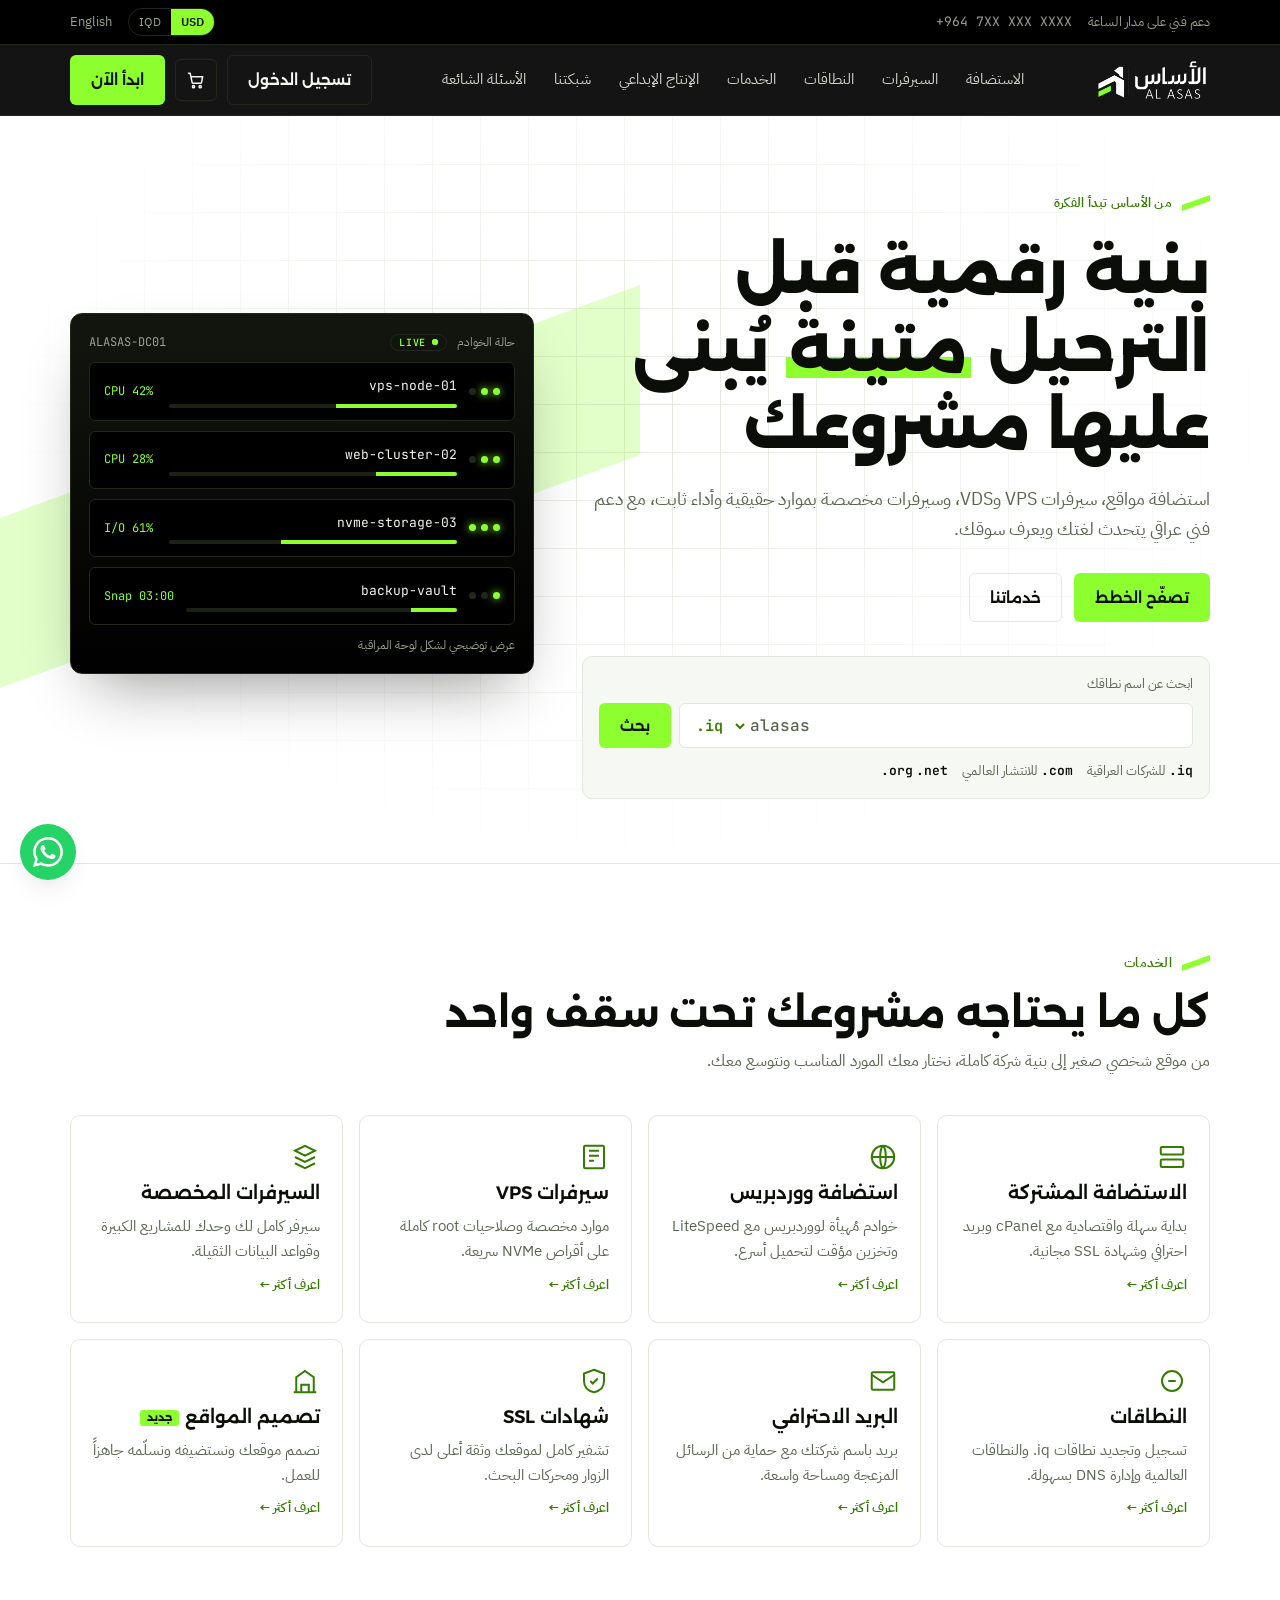
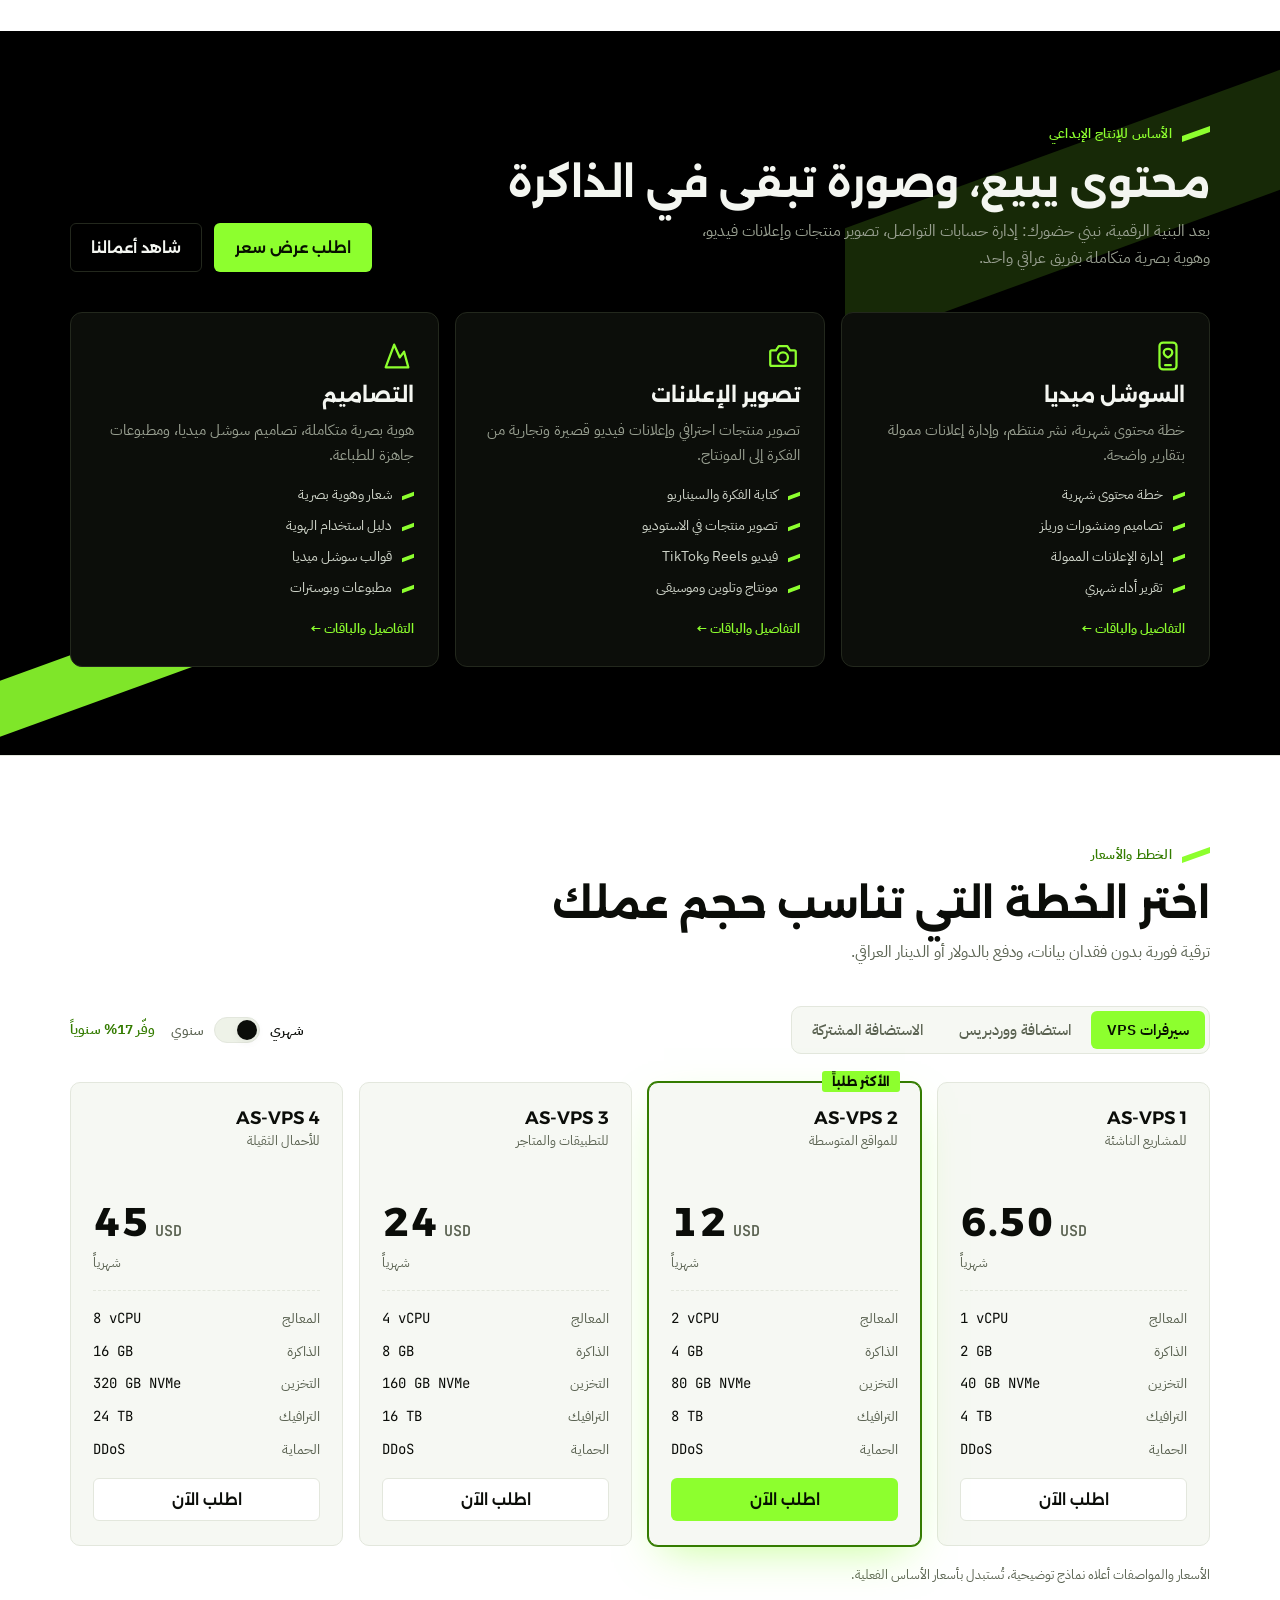
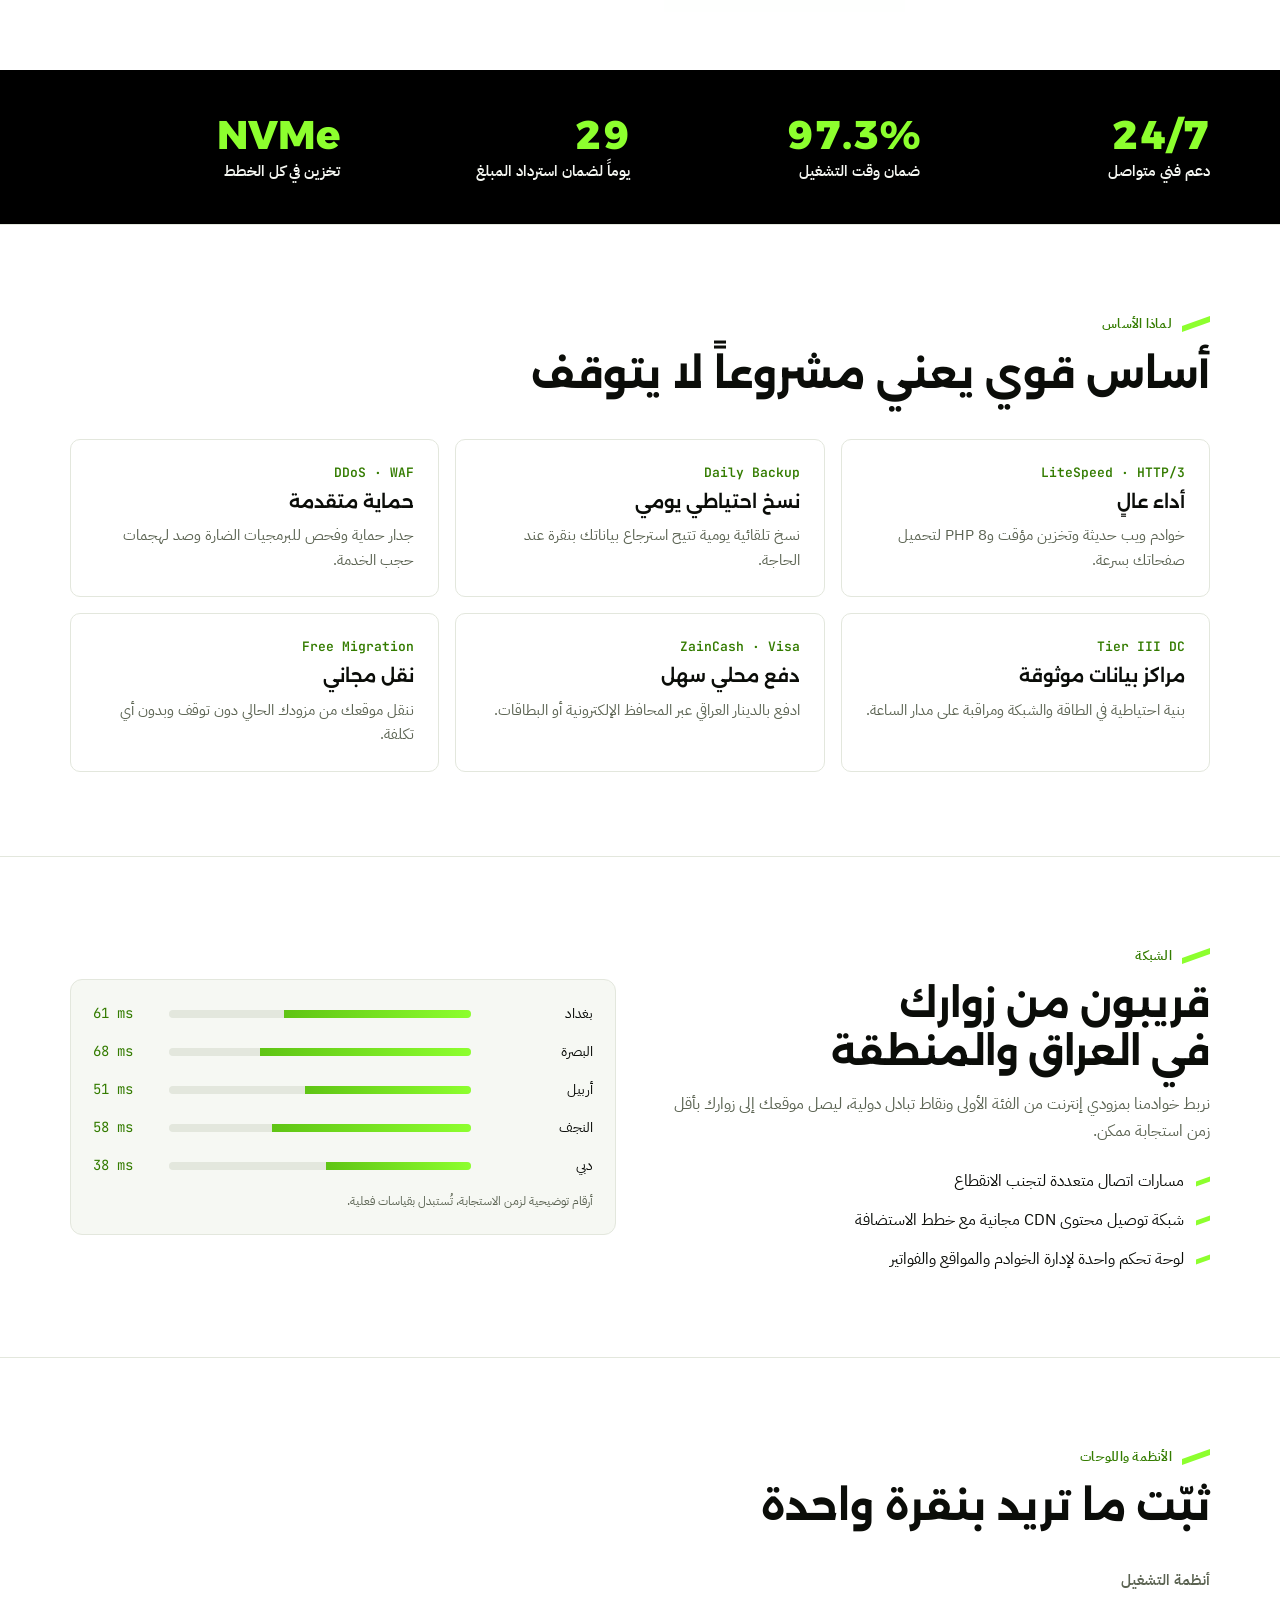
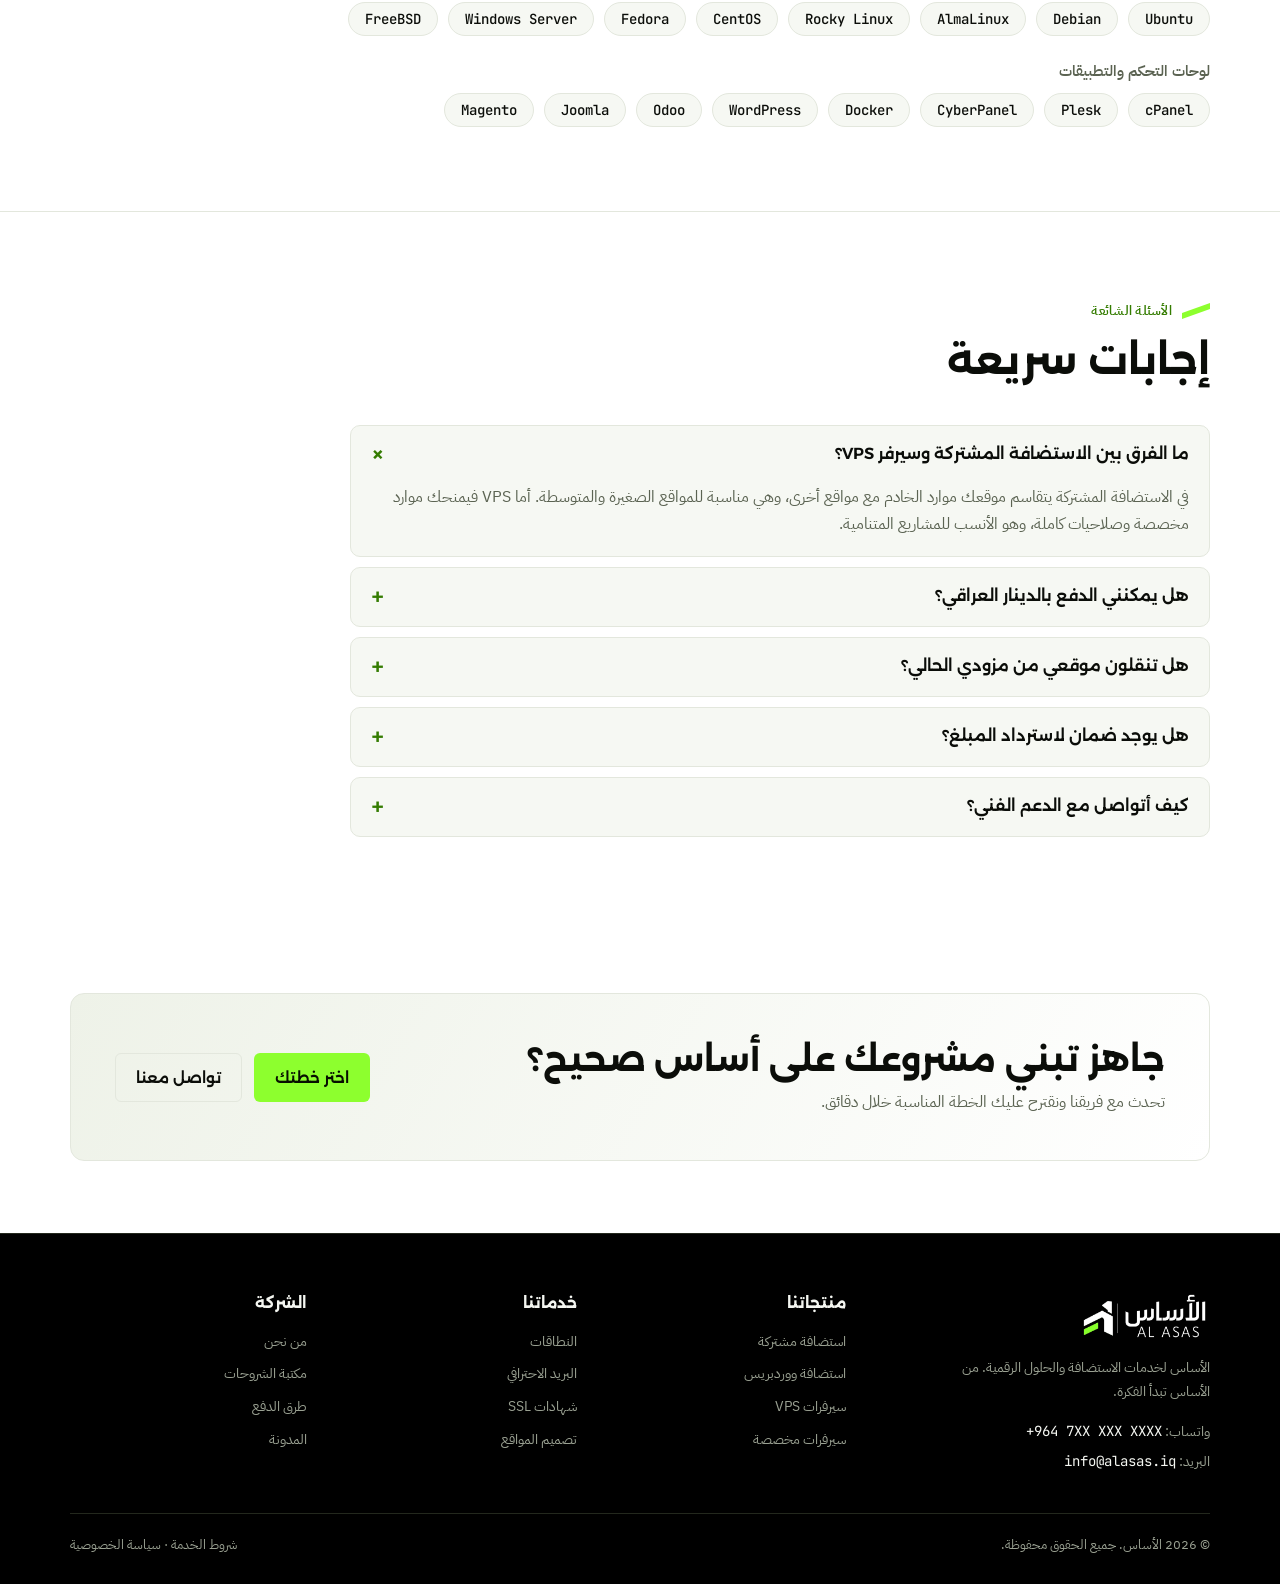
<file: index.html>
<!doctype html>
<html lang="ar" dir="rtl">
<head>
<meta charset="utf-8">
<meta name="viewport" content="width=device-width, initial-scale=1">
<title>الأساس | استضافة مواقع وسيرفرات</title>
<meta name="description" content="الأساس: استضافة مواقع، سيرفرات VPS ومخصصة، نطاقات .iq وحلول رقمية للشركات في العراق.">
<meta name="theme-color" content="#000000">
<meta property="og:type" content="website">
<meta property="og:locale" content="ar_IQ">
<meta property="og:site_name" content="الأساس">
<meta property="og:title" content="الأساس | استضافة مواقع وسيرفرات">
<meta property="og:description" content="الأساس: استضافة مواقع، سيرفرات VPS ومخصصة، نطاقات .iq وحلول رقمية للشركات في العراق.">
<meta property="og:image" content="https://najf8.github.io/web/assets/logo-dark.png">
<meta name="twitter:card" content="summary_large_image">
<link rel="icon" type="image/png" href="assets/favicon.png">
<link rel="preconnect" href="https://fonts.googleapis.com">
<link rel="preconnect" href="https://fonts.gstatic.com" crossorigin>
<link rel="stylesheet" href="https://fonts.googleapis.com/css2?family=Alexandria:wght@400;600;700;800&amp;family=IBM+Plex+Sans+Arabic:wght@400;500;600&amp;family=JetBrains+Mono:wght@400;600&amp;display=swap">
<link rel="stylesheet" href="css/style.css">
<style>:root{--lime:#8dff2e;--green-text:#347c00;--ink:#000000;--f-display:"Alexandria","IBM Plex Sans Arabic",Tahoma,sans-serif;--f-body:"IBM Plex Sans Arabic",Tahoma,"Segoe UI",sans-serif}</style>
<script>document.documentElement.classList.add("js")</script>
</head>
<body>
<div class="progress" aria-hidden="true"><span id="progressBar"></span></div>
<div class="topbar on-ink">
  <div class="wrap">
    <div class="group"><span class="hide-sm">دعم فني على مدار الساعة</span><span class="mono">+964 7XX XXX XXXX</span></div>
    <div class="group">
      <div class="seg" role="group" aria-label="العملة">
        <button type="button" id="cur-usd" aria-pressed="true" data-cur="USD">USD</button>
        <button type="button" id="cur-iqd" aria-pressed="false" data-cur="IQD">IQD</button>
      </div>
      <a href="#" class="hide-sm">English</a>
    </div>
  </div>
</div>

<header class="main on-ink">
  <div class="wrap">
    <a href="#top" class="brand" aria-label="الأساس"><img src="assets/logo-light.png" alt="الأساس AL ASAS" width="920" height="364"></a>
    <nav class="primary" id="nav">
      <a href="#services">الاستضافة</a>
      <a href="#pricing">السيرفرات</a>
      <a href="#domain">النطاقات</a>
      <a href="#services">الخدمات</a>
      <a href="#creative">الإنتاج الإبداعي</a>
      <a href="#network">شبكتنا</a>
      <a href="#faq">الأسئلة الشائعة</a>
    </nav>
    <div class="actions">
      <a href="#" class="btn btn-ghost">تسجيل الدخول</a>
      <button type="button" class="icon-btn" id="cartBtn" aria-label="السلة: لا توجد عناصر">
        <svg viewBox="0 0 24 24" aria-hidden="true"><path d="M3 4h2l2.4 11.2a1 1 0 001 .8h9.2a1 1 0 001-.8L20 8H6.2"/><circle cx="9" cy="20" r="1.3"/><circle cx="17" cy="20" r="1.3"/></svg>
        <span class="cart-count" id="cartCount" aria-hidden="true" hidden>0</span>
      </button>
      <a href="#pricing" class="btn btn-lime">ابدأ الآن</a>
      <button type="button" class="icon-btn menu-btn" id="menuBtn" aria-label="القائمة" aria-expanded="false" aria-controls="nav">☰</button>
    </div>
  </div>
</header>

<main id="top">
<section class="hero">
  <div class="wrap">
    <div>
      <span class="eyebrow">من الأساس تبدأ الفكرة</span>
      <h1>بنية رقمية قبل الترحيل <em>متينة</em> يُبنى عليها مشروعك</h1>
      <p class="lead">استضافة مواقع، سيرفرات VPS وVDS، وسيرفرات مخصصة بموارد حقيقية وأداء ثابت، مع دعم فني عراقي يتحدث لغتك ويعرف سوقك.</p>
      <div class="cta">
        <a href="#pricing" class="btn btn-lime">تصفّح الخطط</a>
        <a href="#services" class="btn btn-ghost">خدماتنا</a>
      </div>

      <div class="domain" id="domain">
        <label for="domainInput">ابحث عن اسم نطاقك</label>
        <form id="domainForm">
          <div class="field">
            <input id="domainInput" type="text" placeholder="yourbrand" autocomplete="off" spellcheck="false" autocapitalize="off" inputmode="url" aria-describedby="domainErr">
            <select id="tldSelect" aria-label="الامتداد">
              <option>.iq</option><option>.com</option><option>.net</option><option>.org</option>
            </select>
          </div>
          <button class="btn btn-lime" type="submit" id="domainBtn"><span class="spinner" aria-hidden="true"></span><span class="lbl">بحث</span></button>
          <p class="field-err" id="domainErr"></p>
        </form>
        <div class="result" id="domainResult" aria-live="polite"></div>
                <div class="tlds"><span><b>.iq</b> للشركات العراقية</span><span><b>.com</b> للانتشار العالمي</span><span><b>.net</b> <b>.org</b></span></div>
      </div>
    </div>

    <div class="rack on-ink" aria-label="حالة الخوادم (توضيحي)">
      <div class="head"><span class="ttl">حالة الخوادم <span class="live"><i aria-hidden="true"></i>LIVE</span></span><span class="mono">ALASAS-DC01</span></div>
      <div class="unit">
        <div class="leds"><i class="on"></i><i class="on"></i><i></i></div>
        <div><div class="name">vps-node-01</div><div class="bar"><span style="width:42%"></span></div></div>
        <div class="stat" data-live="CPU">CPU 42%</div>
      </div>
      <div class="unit">
        <div class="leds"><i class="on"></i><i class="on"></i><i></i></div>
        <div><div class="name">web-cluster-02</div><div class="bar"><span style="width:28%"></span></div></div>
        <div class="stat" data-live="CPU">CPU 28%</div>
      </div>
      <div class="unit">
        <div class="leds"><i class="on"></i><i class="on"></i><i class="on"></i></div>
        <div><div class="name">nvme-storage-03</div><div class="bar"><span style="width:61%"></span></div></div>
        <div class="stat" data-live="I/O">I/O 61%</div>
      </div>
      <div class="unit">
        <div class="leds"><i class="on"></i><i></i><i></i></div>
        <div><div class="name">backup-vault</div><div class="bar"><span style="width:17%"></span></div></div>
        <div class="stat">Snap 03:00</div>
      </div>
      <div class="meta">عرض توضيحي لشكل لوحة المراقبة</div>
    </div>
  </div>
</section>

<section class="block" id="services">
  <div class="wrap">
    <div class="sec-head">
      <div>
        <span class="eyebrow">الخدمات</span>
        <h2 style="margin-top:12px">كل ما يحتاجه مشروعك تحت سقف واحد</h2>
        <p>من موقع شخصي صغير إلى بنية شركة كاملة، نختار معك المورد المناسب ونتوسع معك.</p>
      </div>
    </div>
    <div class="services">
      <a class="svc" href="#pricing">
        <svg viewBox="0 0 24 24" aria-hidden="true"><rect x="3" y="4" width="18" height="6" rx="1"/><rect x="3" y="14" width="18" height="6" rx="1"/><path d="M7 7h.01M7 17h.01"/></svg>
        <h3>الاستضافة المشتركة</h3><p>بداية سهلة واقتصادية مع cPanel وبريد احترافي وشهادة SSL مجانية.</p><span class="more">اعرف أكثر <span class="arr" aria-hidden="true">←</span></span>
      </a>
      <a class="svc" href="#pricing">
        <svg viewBox="0 0 24 24" aria-hidden="true"><circle cx="12" cy="12" r="9"/><path d="M3 12h18M12 3c3 3 3 15 0 18M12 3c-3 3-3 15 0 18"/></svg>
        <h3>استضافة ووردبريس</h3><p>خوادم مُهيأة لووردبريس مع LiteSpeed وتخزين مؤقت لتحميل أسرع.</p><span class="more">اعرف أكثر <span class="arr" aria-hidden="true">←</span></span>
      </a>
      <a class="svc" href="#pricing">
        <svg viewBox="0 0 24 24" aria-hidden="true"><rect x="4" y="3" width="16" height="18" rx="1"/><path d="M8 7h8M8 11h8M8 15h4"/></svg>
        <h3>سيرفرات VPS</h3><p>موارد مخصصة وصلاحيات root كاملة على أقراص NVMe سريعة.</p><span class="more">اعرف أكثر <span class="arr" aria-hidden="true">←</span></span>
      </a>
      <a class="svc" href="#pricing">
        <svg viewBox="0 0 24 24" aria-hidden="true"><path d="M4 7l8-4 8 4-8 4-8-4z"/><path d="M4 12l8 4 8-4M4 17l8 4 8-4"/></svg>
        <h3>السيرفرات المخصصة</h3><p>سيرفر كامل لك وحدك للمشاريع الكبيرة وقواعد البيانات الثقيلة.</p><span class="more">اعرف أكثر <span class="arr" aria-hidden="true">←</span></span>
      </a>
      <a class="svc" href="#domain">
        <svg viewBox="0 0 24 24" aria-hidden="true"><path d="M4 12a8 8 0 1016 0 8 8 0 00-16 0z"/><path d="M9 12h6"/></svg>
        <h3>النطاقات</h3><p>تسجيل وتجديد نطاقات ‎.iq‎ والنطاقات العالمية وإدارة DNS بسهولة.</p><span class="more">اعرف أكثر <span class="arr" aria-hidden="true">←</span></span>
      </a>
      <a class="svc" href="#pricing">
        <svg viewBox="0 0 24 24" aria-hidden="true"><rect x="3" y="5" width="18" height="14" rx="1"/><path d="M3 7l9 6 9-6"/></svg>
        <h3>البريد الاحترافي</h3><p>بريد باسم شركتك مع حماية من الرسائل المزعجة ومساحة واسعة.</p><span class="more">اعرف أكثر <span class="arr" aria-hidden="true">←</span></span>
      </a>
      <a class="svc" href="#pricing">
        <svg viewBox="0 0 24 24" aria-hidden="true"><path d="M12 3l8 3v6c0 5-3.5 8-8 9-4.5-1-8-4-8-9V6l8-3z"/><path d="M9 12l2 2 4-4"/></svg>
        <h3>شهادات SSL</h3><p>تشفير كامل لموقعك وثقة أعلى لدى الزوار ومحركات البحث.</p><span class="more">اعرف أكثر <span class="arr" aria-hidden="true">←</span></span>
      </a>
      <a class="svc" href="#pricing">
        <svg viewBox="0 0 24 24" aria-hidden="true"><path d="M3 21h18M5 21V9l7-5 7 5v12"/><path d="M9 21v-6h6v6"/></svg>
        <h3>تصميم المواقع<span class="tag">جديد</span></h3><p>نصمم موقعك ونستضيفه ونسلّمه جاهزاً للعمل.</p><span class="more">اعرف أكثر <span class="arr" aria-hidden="true">←</span></span>
      </a>
    </div>
  </div>
</section>

<section class="cr-band on-ink" id="creative" aria-labelledby="creative-title">
  <div class="wrap">
    <div class="sec-head">
      <div>
        <span class="eyebrow">الأساس للإنتاج الإبداعي</span>
        <h2 id="creative-title" style="margin-top:12px">محتوى يبيع، وصورة تبقى في الذاكرة</h2>
        <p>بعد البنية الرقمية، نبني حضورك: إدارة حسابات التواصل، تصوير منتجات وإعلانات فيديو، وهوية بصرية متكاملة بفريق عراقي واحد.</p>
      </div>
      <div class="cta">
        <button type="button" class="btn btn-lime" data-cr-order>اطلب عرض سعر</button>
        <a href="creative.html#portfolio" class="btn btn-ghost">شاهد أعمالنا</a>
      </div>
    </div>
    <div class="cr-cats">
      <a class="cr-cat" href="creative.html#social">
        <svg viewBox="0 0 24 24" aria-hidden="true"><rect x="6" y="2.5" width="12" height="19" rx="2.5"/><path d="M10 18.5h4"/><path d="M9 9.5c0-1.4 1.3-2.5 3-2.5s3 1.1 3 2.5c0 2-3 3.5-3 3.5s-3-1.5-3-3.5z"/></svg>        <h3>السوشل ميديا</h3>
        <p>خطة محتوى شهرية، نشر منتظم، وإدارة إعلانات ممولة بتقارير واضحة.</p>
        <ul><li>خطة محتوى شهرية</li><li>تصاميم ومنشورات وريلز</li><li>إدارة الإعلانات الممولة</li><li>تقرير أداء شهري</li></ul>
        <span class="more">التفاصيل والباقات <span class="arr" aria-hidden="true">←</span></span>
      </a>
      <a class="cr-cat" href="creative.html#production">
        <svg viewBox="0 0 24 24" aria-hidden="true"><path d="M4 8h3l2-3h6l2 3h3a1 1 0 011 1v9a1 1 0 01-1 1H4a1 1 0 01-1-1V9a1 1 0 011-1z"/><circle cx="12" cy="13" r="3.5"/></svg>        <h3>تصوير الإعلانات</h3>
        <p>تصوير منتجات احترافي وإعلانات فيديو قصيرة وتجارية من الفكرة إلى المونتاج.</p>
        <ul><li>كتابة الفكرة والسيناريو</li><li>تصوير منتجات في الاستوديو</li><li>فيديو Reels وTikTok</li><li>مونتاج وتلوين وموسيقى</li></ul>
        <span class="more">التفاصيل والباقات <span class="arr" aria-hidden="true">←</span></span>
      </a>
      <a class="cr-cat" href="creative.html#design">
        <svg viewBox="0 0 24 24" aria-hidden="true"><path d="M4 20l6-16 4 9 3-4 3 11z"/></svg>        <h3>التصاميم</h3>
        <p>هوية بصرية متكاملة، تصاميم سوشل ميديا، ومطبوعات جاهزة للطباعة.</p>
        <ul><li>شعار وهوية بصرية</li><li>دليل استخدام الهوية</li><li>قوالب سوشل ميديا</li><li>مطبوعات وبوسترات</li></ul>
        <span class="more">التفاصيل والباقات <span class="arr" aria-hidden="true">←</span></span>
      </a>
    </div>
  </div>
</section>

<section class="block" id="pricing">
  <div class="wrap">
    <div class="sec-head">
      <div>
        <span class="eyebrow">الخطط والأسعار</span>
        <h2 style="margin-top:12px">اختر الخطة التي تناسب حجم عملك</h2>
        <p>ترقية فورية بدون فقدان بيانات، ودفع بالدولار أو الدينار العراقي.</p>
      </div>
    </div>
    <div class="price-ctrl">
      <div class="tabs" role="tablist" aria-label="نوع الخدمة">
        <span class="tab-ind" aria-hidden="true"></span>
        <button type="button" role="tab" id="tab-vps" aria-selected="true" aria-controls="plans" tabindex="0" data-tab="vps">سيرفرات VPS</button>
        <button type="button" role="tab" id="tab-wp" aria-selected="false" aria-controls="plans" tabindex="-1" data-tab="wp">استضافة ووردبريس</button>
        <button type="button" role="tab" id="tab-shared" aria-selected="false" aria-controls="plans" tabindex="-1" data-tab="shared">الاستضافة المشتركة</button>
      </div>
      <div class="cycle">
        <button type="button" class="switch" id="cycSwitch" role="switch" aria-checked="false" aria-label="الدفع السنوي">
          <span class="lbl-m" aria-hidden="true">شهري</span><span class="track" aria-hidden="true"><span class="thumb"></span></span><span class="lbl-y" aria-hidden="true">سنوي</span>
        </button>
        <span class="save">وفّر 17% سنوياً</span>
      </div>
    </div>
    <div class="plans" id="plans" role="tabpanel" aria-labelledby="tab-vps" tabindex="0">
      <!-- static fallback (no JS); replaced by render() in js/main.js -->
      <article class="plan" data-badge="الأكثر طلباً"><div><h3>AS-VPS 1</h3><div class="sub">للمشاريع الناشئة</div></div><div class="price"><div class="amount"><span class="n">6.5</span><span class="cur">USD</span></div></div><div class="per">شهرياً</div><ul class="specs"><li><span>المعالج</span><span>1 vCPU</span></li><li><span>الذاكرة</span><span>2 GB</span></li><li><span>التخزين</span><span>40 GB NVMe</span></li><li><span>الترافيك</span><span>4 TB</span></li><li><span>الحماية</span><span>DDoS</span></li></ul><a href="https://wa.me/9647?text=%D9%85%D8%B1%D8%AD%D8%A8%D8%A7%D9%8B%D8%8C%20%D8%A3%D8%B1%D8%BA%D8%A8%20%D8%A8%D8%B7%D9%84%D8%A8%20%D8%AE%D8%B7%D8%A9%20AS-VPS%201" class="btn btn-ghost" target="_blank" rel="noopener">اطلب الآن</a></article>
      <article class="plan pop" data-badge="الأكثر طلباً"><div><h3>AS-VPS 2</h3><div class="sub">للمواقع المتوسطة</div></div><div class="price"><div class="amount"><span class="n">12</span><span class="cur">USD</span></div></div><div class="per">شهرياً</div><ul class="specs"><li><span>المعالج</span><span>2 vCPU</span></li><li><span>الذاكرة</span><span>4 GB</span></li><li><span>التخزين</span><span>80 GB NVMe</span></li><li><span>الترافيك</span><span>8 TB</span></li><li><span>الحماية</span><span>DDoS</span></li></ul><a href="https://wa.me/9647?text=%D9%85%D8%B1%D8%AD%D8%A8%D8%A7%D9%8B%D8%8C%20%D8%A3%D8%B1%D8%BA%D8%A8%20%D8%A8%D8%B7%D9%84%D8%A8%20%D8%AE%D8%B7%D8%A9%20AS-VPS%202" class="btn btn-lime" target="_blank" rel="noopener">اطلب الآن</a></article>
      <article class="plan" data-badge="الأكثر طلباً"><div><h3>AS-VPS 3</h3><div class="sub">للتطبيقات والمتاجر</div></div><div class="price"><div class="amount"><span class="n">24</span><span class="cur">USD</span></div></div><div class="per">شهرياً</div><ul class="specs"><li><span>المعالج</span><span>4 vCPU</span></li><li><span>الذاكرة</span><span>8 GB</span></li><li><span>التخزين</span><span>160 GB NVMe</span></li><li><span>الترافيك</span><span>16 TB</span></li><li><span>الحماية</span><span>DDoS</span></li></ul><a href="https://wa.me/9647?text=%D9%85%D8%B1%D8%AD%D8%A8%D8%A7%D9%8B%D8%8C%20%D8%A3%D8%B1%D8%BA%D8%A8%20%D8%A8%D8%B7%D9%84%D8%A8%20%D8%AE%D8%B7%D8%A9%20AS-VPS%203" class="btn btn-ghost" target="_blank" rel="noopener">اطلب الآن</a></article>
      <article class="plan" data-badge="الأكثر طلباً"><div><h3>AS-VPS 4</h3><div class="sub">للأحمال الثقيلة</div></div><div class="price"><div class="amount"><span class="n">45</span><span class="cur">USD</span></div></div><div class="per">شهرياً</div><ul class="specs"><li><span>المعالج</span><span>8 vCPU</span></li><li><span>الذاكرة</span><span>16 GB</span></li><li><span>التخزين</span><span>320 GB NVMe</span></li><li><span>الترافيك</span><span>24 TB</span></li><li><span>الحماية</span><span>DDoS</span></li></ul><a href="https://wa.me/9647?text=%D9%85%D8%B1%D8%AD%D8%A8%D8%A7%D9%8B%D8%8C%20%D8%A3%D8%B1%D8%BA%D8%A8%20%D8%A8%D8%B7%D9%84%D8%A8%20%D8%AE%D8%B7%D8%A9%20AS-VPS%204" class="btn btn-ghost" target="_blank" rel="noopener">اطلب الآن</a></article>
    </div>
    <p class="note">الأسعار والمواصفات أعلاه نماذج توضيحية، تُستبدل بأسعار الأساس الفعلية.</p>
  </div>
</section>

<div class="band on-ink">
  <div class="wrap">
    <div><div class="v">24/7</div><div class="l">دعم فني متواصل</div></div>
    <div><div class="v" data-count="99.9" data-suffix="%">99.9%</div><div class="l">ضمان وقت التشغيل</div></div>
    <div><div class="v" data-count="30">30</div><div class="l">يوماً لضمان استرداد المبلغ</div></div>
    <div><div class="v">NVMe</div><div class="l">تخزين في كل الخطط</div></div>
  </div>
</div>

<section class="block" id="why">
  <div class="wrap">
    <div class="sec-head">
      <div>
        <span class="eyebrow">لماذا الأساس</span>
        <h2 style="margin-top:12px">أساس قوي يعني مشروعاً لا يتوقف</h2>
      </div>
    </div>
    <div class="why">
      <div class="feat"><span class="k">LiteSpeed · HTTP/3</span><h3>أداء عالٍ</h3><p>خوادم ويب حديثة وتخزين مؤقت وPHP 8 لتحميل صفحاتك بسرعة.</p></div>
      <div class="feat"><span class="k">Daily Backup</span><h3>نسخ احتياطي يومي</h3><p>نسخ تلقائية يومية تتيح استرجاع بياناتك بنقرة عند الحاجة.</p></div>
      <div class="feat"><span class="k">DDoS · WAF</span><h3>حماية متقدمة</h3><p>جدار حماية وفحص للبرمجيات الضارة وصد لهجمات حجب الخدمة.</p></div>
      <div class="feat"><span class="k">Tier III DC</span><h3>مراكز بيانات موثوقة</h3><p>بنية احتياطية في الطاقة والشبكة ومراقبة على مدار الساعة.</p></div>
      <div class="feat"><span class="k">ZainCash · Visa</span><h3>دفع محلي سهل</h3><p>ادفع بالدينار العراقي عبر المحافظ الإلكترونية أو البطاقات.</p></div>
      <div class="feat"><span class="k">Free Migration</span><h3>نقل مجاني</h3><p>ننقل موقعك من مزودك الحالي دون توقف وبدون أي تكلفة.</p></div>
    </div>
  </div>
</section>

<section class="block" id="network">
  <div class="wrap split">
    <div>
      <span class="eyebrow">الشبكة</span>
      <h2 style="margin-top:12px">قريبون من زوارك في العراق والمنطقة</h2>
      <p>نربط خوادمنا بمزودي إنترنت من الفئة الأولى ونقاط تبادل دولية، ليصل موقعك إلى زوارك بأقل زمن استجابة ممكن.</p>
      <ul>
        <li>مسارات اتصال متعددة لتجنب الانقطاع</li>
        <li>شبكة توصيل محتوى CDN مجانية مع خطط الاستضافة</li>
        <li>لوحة تحكم واحدة لإدارة الخوادم والمواقع والفواتير</li>
      </ul>
    </div>
    <div class="latency" aria-label="زمن الاستجابة (أرقام توضيحية)">
      <div class="row"><span>بغداد</span><div class="track"><span style="width:62%"></span></div><span class="ms">62 ms</span></div>
      <div class="row"><span>البصرة</span><div class="track"><span style="width:70%"></span></div><span class="ms">70 ms</span></div>
      <div class="row"><span>أربيل</span><div class="track"><span style="width:55%"></span></div><span class="ms">55 ms</span></div>
      <div class="row"><span>النجف</span><div class="track"><span style="width:66%"></span></div><span class="ms">66 ms</span></div>
      <div class="row"><span>دبي</span><div class="track"><span style="width:48%"></span></div><span class="ms">48 ms</span></div>
      <span class="cap">أرقام توضيحية لزمن الاستجابة، تُستبدل بقياسات فعلية.</span>
    </div>
  </div>
</section>

<section class="block">
  <div class="wrap">
    <div class="sec-head">
      <div>
        <span class="eyebrow">الأنظمة واللوحات</span>
        <h2 style="margin-top:12px">ثبّت ما تريد بنقرة واحدة</h2>
      </div>
    </div>
    <div class="chip-group">
      <h3>أنظمة التشغيل</h3>
      <div class="chips"><span>Ubuntu</span><span>Debian</span><span>AlmaLinux</span><span>Rocky Linux</span><span>CentOS</span><span>Fedora</span><span>Windows Server</span><span>FreeBSD</span></div>
    </div>
    <div class="chip-group">
      <h3>لوحات التحكم والتطبيقات</h3>
      <div class="chips"><span>cPanel</span><span>Plesk</span><span>CyberPanel</span><span>Docker</span><span>WordPress</span><span>Odoo</span><span>Joomla</span><span>Magento</span></div>
    </div>
  </div>
</section>

<section class="block" id="faq">
  <div class="wrap">
    <div class="sec-head"><div><span class="eyebrow">الأسئلة الشائعة</span><h2 style="margin-top:12px">إجابات سريعة</h2></div></div>
    <div class="faq">
      <details open><summary>ما الفرق بين الاستضافة المشتركة وسيرفر VPS؟</summary><p>في الاستضافة المشتركة يتقاسم موقعك موارد الخادم مع مواقع أخرى، وهي مناسبة للمواقع الصغيرة والمتوسطة. أما VPS فيمنحك موارد مخصصة وصلاحيات كاملة، وهو الأنسب للمشاريع المتنامية.</p></details>
      <details><summary>هل يمكنني الدفع بالدينار العراقي؟</summary><p>نعم، اختر عملة الدينار من أعلى الصفحة لعرض الأسعار بها، وادفع عبر المحافظ الإلكترونية المحلية أو بطاقات فيزا وماستركارد.</p></details>
      <details><summary>هل تنقلون موقعي من مزودي الحالي؟</summary><p>نعم، يتولى فريقنا نقل الملفات وقواعد البيانات والبريد مجاناً ودون توقف للموقع.</p></details>
      <details><summary>هل يوجد ضمان لاسترداد المبلغ؟</summary><p>يمكنك إلغاء الاشتراك خلال أول 30 يوماً واسترداد المبلغ كاملاً على خطط الاستضافة.</p></details>
      <details><summary>كيف أتواصل مع الدعم الفني؟</summary><p>عبر نظام التذاكر في لوحة العميل أو واتساب أو الهاتف، والفريق متوفر على مدار الساعة طوال أيام الأسبوع.</p></details>
    </div>
  </div>
</section>

<section class="final">
  <div class="wrap">
    <div class="box">
      <div><h2>جاهز تبني مشروعك على أساس صحيح؟</h2><p>تحدث مع فريقنا ونقترح عليك الخطة المناسبة خلال دقائق.</p></div>
      <div class="cta"><a href="#pricing" class="btn btn-lime">اختر خطتك</a><a href="https://wa.me/9647" class="btn btn-ghost" data-contact target="_blank" rel="noopener">تواصل معنا</a></div>
    </div>
  </div>
</section>
</main>

<footer class="on-ink">
  <div class="wrap">
    <div class="fgrid">
      <div class="about">
        <img src="assets/logo-light.png" alt="الأساس" width="920" height="364" loading="lazy">
        <p>الأساس لخدمات الاستضافة والحلول الرقمية. من الأساس تبدأ الفكرة.</p>
        <div class="contact"><span>واتساب: <span class="mono">+964 7XX XXX XXXX</span></span><span>البريد: <span class="mono">info@alasas.iq</span></span></div>
      </div>
      <div><h4>منتجاتنا</h4><ul><li><a href="#pricing">استضافة مشتركة</a></li><li><a href="#pricing">استضافة ووردبريس</a></li><li><a href="#pricing">سيرفرات VPS</a></li><li><a href="#pricing">سيرفرات مخصصة</a></li></ul></div>
      <div><h4>خدماتنا</h4><ul><li><a href="#domain">النطاقات</a></li><li><a href="#services">البريد الاحترافي</a></li><li><a href="#services">شهادات SSL</a></li><li><a href="#services">تصميم المواقع</a></li></ul></div>
      <div><h4>الشركة</h4><ul><li><a href="#">من نحن</a></li><li><a href="#">مكتبة الشروحات</a></li><li><a href="#">طرق الدفع</a></li><li><a href="#">المدونة</a></li></ul></div>
    </div>
    <div class="legal"><span>© 2026 الأساس. جميع الحقوق محفوظة.</span><span><a href="#">شروط الخدمة</a> · <a href="#">سياسة الخصوصية</a></span></div>
  </div>
</footer>
<button type="button" class="fab to-top" id="toTop" aria-label="العودة إلى أعلى الصفحة">
  <svg viewBox="0 0 24 24" aria-hidden="true"><path d="M12 19V5M5 12l7-7 7 7"/></svg>
</button>
<a class="fab wa" id="waBtn" href="https://wa.me/9647" data-wa target="_blank" rel="noopener" aria-label="تواصل معنا عبر واتساب" data-tip="تواصل معنا عبر واتساب">
  <svg viewBox="0 0 24 24" aria-hidden="true"><path d="M17.47 14.38c-.3-.15-1.76-.87-2.03-.97-.27-.1-.47-.15-.67.15-.2.3-.77.97-.94 1.16-.17.2-.35.22-.64.08-.3-.15-1.26-.47-2.39-1.48-.88-.79-1.48-1.76-1.65-2.06-.17-.3-.02-.46.13-.6.13-.14.3-.35.45-.52.15-.18.2-.3.3-.5.1-.2.05-.37-.03-.52-.07-.15-.67-1.61-.92-2.2-.24-.58-.49-.5-.67-.51h-.57c-.2 0-.52.07-.79.37-.27.3-1.04 1.02-1.04 2.48s1.07 2.88 1.21 3.07c.15.2 2.1 3.2 5.08 4.49.71.31 1.26.49 1.7.63.71.22 1.36.2 1.87.12.57-.09 1.76-.72 2-1.41.25-.7.25-1.29.18-1.41-.08-.13-.27-.2-.57-.35m-5.42 7.4h-.01a9.87 9.87 0 01-5.03-1.38l-.36-.21-3.74.98 1-3.65-.24-.37a9.86 9.86 0 01-1.51-5.26c0-5.45 4.44-9.88 9.89-9.88 2.64 0 5.12 1.03 6.99 2.9a9.82 9.82 0 012.89 6.99c0 5.45-4.44 9.88-9.89 9.88m8.41-18.3A11.82 11.82 0 0012.05 0C5.5 0 .16 5.34.16 11.89c0 2.1.55 4.14 1.59 5.95L.06 24l6.3-1.65a11.88 11.88 0 005.68 1.45h.01c6.55 0 11.89-5.34 11.89-11.89 0-3.18-1.24-6.17-3.48-8.41z"/></svg>
</a>
<div class="toasts" id="toasts" role="status" aria-live="polite"></div>
<dialog class="modal" id="leadModal" aria-labelledby="leadTitle">
  <form id="leadForm" class="modal-card" novalidate>
    <div class="modal-head">
      <h2 id="leadTitle">طلب خطة</h2>
      <button type="button" class="icon-btn" data-close aria-label="إغلاق">✕</button>
    </div>
    <div class="modal-summary" id="leadSummary"></div>
    <div class="mf" data-only="contact"><label for="lf-subject">الموضوع <span>(اختياري)</span></label><input id="lf-subject" name="subject" maxlength="160" aria-describedby="lf-subject-err"><p class="mf-err" id="lf-subject-err"></p></div>
    <div class="mf"><label for="lf-name">الاسم الكامل</label><input id="lf-name" name="name" maxlength="80" autocomplete="name" required aria-describedby="lf-name-err"><p class="mf-err" id="lf-name-err"></p></div>
    <div class="mf"><label for="lf-phone">رقم الهاتف</label><input id="lf-phone" name="phone" type="tel" inputmode="tel" dir="ltr" placeholder="07XXXXXXXXX" maxlength="20" autocomplete="tel" aria-describedby="lf-phone-err"><p class="mf-err" id="lf-phone-err"></p></div>
    <div class="mf"><label for="lf-email">البريد الإلكتروني <span>(اختياري)</span></label><input id="lf-email" name="email" type="email" dir="ltr" maxlength="190" autocomplete="email" aria-describedby="lf-email-err"><p class="mf-err" id="lf-email-err"></p></div>
    <div class="mf"><label for="lf-notes" id="lf-notes-label">ملاحظات <span>(اختياري)</span></label><textarea id="lf-notes" name="notes" rows="3" maxlength="2000" aria-describedby="lf-notes-err"></textarea><p class="mf-err" id="lf-notes-err"></p></div>
    <div class="hp" aria-hidden="true"><label>اترك هذا الحقل فارغاً <input name="website" tabindex="-1" autocomplete="off"></label></div>
    <p class="mf-err mf-global" id="lf-global" role="alert"></p>
    <div class="modal-actions">
      <button type="submit" class="btn btn-lime" id="lf-submit"><span class="spinner" aria-hidden="true"></span><span class="lbl">إرسال الطلب</span></button>
      <button type="button" class="btn btn-ghost" data-close>إلغاء</button>
    </div>
  </form>
</dialog>

<script id="site-data" type="application/json">{"plans":{"vps":[{"id":1,"n":"AS-VPS 1","s":"للمشاريع الناشئة","p":6.5,"pop":0,"link":"","spec":[["المعالج","1 vCPU"],["الذاكرة","2 GB"],["التخزين","40 GB NVMe"],["الترافيك","4 TB"],["الحماية","DDoS"]]},{"id":2,"n":"AS-VPS 2","s":"للمواقع المتوسطة","p":12,"pop":1,"link":"","spec":[["المعالج","2 vCPU"],["الذاكرة","4 GB"],["التخزين","80 GB NVMe"],["الترافيك","8 TB"],["الحماية","DDoS"]]},{"id":3,"n":"AS-VPS 3","s":"للتطبيقات والمتاجر","p":24,"pop":0,"link":"","spec":[["المعالج","4 vCPU"],["الذاكرة","8 GB"],["التخزين","160 GB NVMe"],["الترافيك","16 TB"],["الحماية","DDoS"]]},{"id":4,"n":"AS-VPS 4","s":"للأحمال الثقيلة","p":45,"pop":0,"link":"","spec":[["المعالج","8 vCPU"],["الذاكرة","16 GB"],["التخزين","320 GB NVMe"],["الترافيك","24 TB"],["الحماية","DDoS"]]}],"wp":[{"id":5,"n":"ووردبريس أساسي","s":"مدونة أو موقع تعريفي","p":5,"pop":0,"link":"","spec":[["المواقع","1"],["التخزين","10 GB NVMe"],["الزيارات","10K/mo"],["SSL","Free"],["البريد","5"]]},{"id":6,"n":"ووردبريس أعمال","s":"موقع شركة","p":10,"pop":1,"link":"","spec":[["المواقع","3"],["التخزين","25 GB NVMe"],["الزيارات","30K/mo"],["SSL","Free"],["البريد","20"]]},{"id":7,"n":"ووردبريس متجر","s":"WooCommerce","p":18,"pop":0,"link":"","spec":[["المواقع","5"],["التخزين","50 GB NVMe"],["الزيارات","80K/mo"],["SSL","Free"],["البريد","50"]]},{"id":8,"n":"ووردبريس إخباري","s":"زيارات عالية","p":32,"pop":0,"link":"","spec":[["المواقع","10"],["التخزين","100 GB NVMe"],["الزيارات","200K/mo"],["SSL","Free"],["البريد","100"]]}],"shared":[{"id":9,"n":"البداية","s":"موقع واحد","p":3,"pop":0,"link":"","spec":[["المواقع","1"],["التخزين","5 GB"],["اللوحة","cPanel"],["SSL","Free"],["البريد","3"]]},{"id":10,"n":"النمو","s":"عدة مواقع","p":6,"pop":1,"link":"","spec":[["المواقع","5"],["التخزين","20 GB"],["اللوحة","cPanel"],["SSL","Free"],["البريد","25"]]},{"id":11,"n":"الاحترافي","s":"للشركات","p":11,"pop":0,"link":"","spec":[["المواقع","15"],["التخزين","50 GB"],["اللوحة","cPanel"],["SSL","Free"],["البريد","∞"]]},{"id":12,"n":"الموزعين","s":"ابدأ عملك الخاص","p":22,"pop":0,"link":"","spec":[["الحسابات","30"],["التخزين","100 GB"],["اللوحة","WHM"],["SSL","Free"],["البريد","∞"]]}]},"iqdRate":1310,"iqdRoundTo":250,"yearlyDiscount":17,"defaultCurrency":"USD","tlds":[{"tld":".iq","price":25},{"tld":".com","price":12},{"tld":".net","price":14},{"tld":".org","price":13}],"whatsapp":"9647","texts":{"perMonth":"شهرياً","perMonthYearly":"شهرياً، تُدفع سنوياً","order":"اطلب الآن","popular":"الأكثر طلباً","saveBadge":"وفّر 17%"},"api":{"order":"https://nkzvxdobklsehdyzyzmy.supabase.co/functions/v1/alasas-web-api/order","domain":"https://nkzvxdobklsehdyzyzmy.supabase.co/functions/v1/alasas-web-api/domain","contact":"https://nkzvxdobklsehdyzyzmy.supabase.co/functions/v1/alasas-web-api/contact"}}</script>
<script src="js/main.js"></script>
<dialog class="modal cr-modal" id="crModal" aria-labelledby="cm-title"><form class="cr-form modal-card" data-creative-form id="cm-form" novalidate enctype="multipart/form-data"><div class="modal-head"><h2 id="cm-title">اطلب عرض سعر</h2><button type="button" class="icon-btn" data-close aria-label="إغلاق">✕</button></div><p class="cr-form-lead">اكتب لنا عن مشروعك وسيتواصل معك فريق الإنتاج خلال يوم عمل.</p><div class="modal-summary" data-cr-summary></div><div class="mf-grid"><div class="mf"><label for="cm-cat">الخدمة</label><select id="cm-cat" name="service_category" aria-describedby="cm-service_category-err"><option value="social">السوشل ميديا</option><option value="production">تصوير الإعلانات</option><option value="design">التصاميم</option></select><p class="mf-err" id="cm-service_category-err"></p></div><div class="mf"><label for="cm-pkg">الباقة <span>(اختياري)</span></label><select id="cm-pkg" name="package_id" aria-describedby="cm-package_id-err"><option value="">بدون باقة محددة (عرض سعر مخصص)</option><option value="1" data-cat="social">الأساسية</option><option value="2" data-cat="social">النمو</option><option value="3" data-cat="social">الاحترافية</option><option value="4" data-cat="production">تصوير منتجات</option><option value="5" data-cat="production">إعلان فيديو قصير (Reels/TikTok)</option><option value="6" data-cat="production">إعلان تجاري متكامل</option><option value="7" data-cat="design">هوية بصرية كاملة</option><option value="8" data-cat="design">تصاميم سوشل ميديا شهرية</option><option value="9" data-cat="design">مطبوعات وبوسترات</option></select><p class="mf-err" id="cm-package_id-err"></p></div><div class="mf"><label for="cm-name">الاسم الكامل</label><input id="cm-name" name="name" maxlength="80" autocomplete="name" required aria-describedby="cm-name-err"><p class="mf-err" id="cm-name-err"></p></div><div class="mf"><label for="cm-biz">اسم النشاط التجاري <span>(اختياري)</span></label><input id="cm-biz" name="business_name" maxlength="120" autocomplete="organization" aria-describedby="cm-business_name-err"><p class="mf-err" id="cm-business_name-err"></p></div><div class="mf"><label for="cm-phone">رقم الهاتف</label><input id="cm-phone" name="phone" type="tel" inputmode="tel" dir="ltr" placeholder="07XXXXXXXXX" maxlength="20" autocomplete="tel" required aria-describedby="cm-phone-err"><p class="mf-err" id="cm-phone-err"></p></div><div class="mf"><label for="cm-email">البريد الإلكتروني <span>(اختياري)</span></label><input id="cm-email" name="email" type="email" dir="ltr" maxlength="190" autocomplete="email" aria-describedby="cm-email-err"><p class="mf-err" id="cm-email-err"></p></div><div class="mf"><label for="cm-city">المدينة</label><input id="cm-city" name="city" maxlength="60" autocomplete="address-level2" placeholder="بغداد" aria-describedby="cm-city-err"><p class="mf-err" id="cm-city-err"></p></div><div class="mf"><label for="cm-budget">الميزانية التقريبية</label><select id="cm-budget" name="budget_range" aria-describedby="cm-budget_range-err"><option value="">اختر</option><option value="lt250">أقل من 250 دولار</option><option value="250_500">250 – 500 دولار</option><option value="500_1000">500 – 1,000 دولار</option><option value="1000_3000">1,000 – 3,000 دولار</option><option value="gt3000">أكثر من 3,000 دولار</option><option value="unsure">غير محدد بعد</option></select><p class="mf-err" id="cm-budget_range-err"></p></div></div><fieldset class="mf cr-platforms" data-only-cat="social"><legend>المنصات <span>(اختر ما يناسبك)</span></legend><div class="cr-checks"><label><input type="checkbox" name="platforms[]" value="instagram"> <span dir="ltr">Instagram</span></label><label><input type="checkbox" name="platforms[]" value="facebook"> <span dir="ltr">Facebook</span></label><label><input type="checkbox" name="platforms[]" value="tiktok"> <span dir="ltr">TikTok</span></label><label><input type="checkbox" name="platforms[]" value="snapchat"> <span dir="ltr">Snapchat</span></label><label><input type="checkbox" name="platforms[]" value="youtube"> <span dir="ltr">YouTube</span></label><label><input type="checkbox" name="platforms[]" value="x"> <span dir="ltr">X</span></label><label><input type="checkbox" name="platforms[]" value="linkedin"> <span dir="ltr">LinkedIn</span></label></div><p class="mf-err" id="cm-platforms-err"></p></fieldset><div class="mf" data-only-cat="production"><label for="cm-date">موعد التصوير المفضل <span>(اختياري)</span></label><input id="cm-date" name="preferred_date" type="date" dir="ltr" min="2026-10-12" aria-describedby="cm-preferred_date-err"><p class="mf-err" id="cm-preferred_date-err"></p></div><div class="mf"><label for="cm-desc">وصف المشروع</label><textarea id="cm-desc" name="description" rows="4" maxlength="5000" required placeholder="ما الذي تبيعه؟ من جمهورك؟ ما الهدف من الحملة؟" aria-describedby="cm-description-err"></textarea><p class="mf-err" id="cm-description-err"></p></div><div class="mf"><label for="cm-refs">روابط مرجعية <span>(اختياري: حساباتك أو أعمال تعجبك، رابط في كل سطر)</span></label><textarea id="cm-refs" name="reference_links" rows="2" maxlength="2000" dir="ltr" aria-describedby="cm-reference_links-err"></textarea><p class="mf-err" id="cm-reference_links-err"></p></div><div class="mf"><label for="cm-files">ملفات توضيحية <span>(اختياري: حتى 3 ملفات PDF أو صور، 5MB لكل ملف)</span></label><p class="mf-err" id="cm-attachments-err"></p></div><div class="hp" aria-hidden="true"><label>اترك هذا الحقل فارغاً <input name="website" tabindex="-1" autocomplete="off"></label></div><p class="mf-err mf-global" data-cr-global role="alert"></p><div class="modal-actions"><button type="submit" class="btn btn-lime"><span class="spinner" aria-hidden="true"></span><span class="lbl">إرسال الطلب</span></button><button type="button" class="btn btn-ghost" data-close>إلغاء</button></div></form></dialog><dialog class="lightbox" id="lightbox" aria-labelledby="lb-title"><div class="lb-card"><div class="lb-top"><span class="lb-count mono" data-lb-count aria-live="polite"></span><button type="button" class="icon-btn" data-lb-close aria-label="إغلاق">✕</button></div><div class="lb-stage" data-lb-stage></div><button type="button" class="lb-nav lb-prev" data-lb-prev aria-label="السابق"><svg viewBox="0 0 24 24" aria-hidden="true"><path d="M9 6l6 6-6 6"/></svg></button><button type="button" class="lb-nav lb-next" data-lb-next aria-label="التالي"><svg viewBox="0 0 24 24" aria-hidden="true"><path d="M15 6l-6 6 6 6"/></svg></button><div class="lb-info"><h2 id="lb-title" data-lb-title></h2><p class="lb-meta" data-lb-meta></p><p class="lb-res" data-lb-res></p><p class="lb-desc" data-lb-desc></p><div class="lb-tags" data-lb-tags></div><a class="btn btn-ghost lb-ext" data-lb-ext target="_blank" rel="noopener noreferrer" hidden>المنشور الأصلي ↗</a></div></div></dialog><script id="creative-data" type="application/json">{"packages":[{"id":1,"cat":"social","name":"الأساسية","m":250,"o":null,"note":""},{"id":2,"cat":"social","name":"النمو","m":450,"o":null,"note":""},{"id":3,"cat":"social","name":"الاحترافية","m":800,"o":null,"note":""},{"id":4,"cat":"production","name":"تصوير منتجات","m":null,"o":150,"note":"يبدأ من"},{"id":5,"cat":"production","name":"إعلان فيديو قصير (Reels/TikTok)","m":null,"o":300,"note":"يبدأ من"},{"id":6,"cat":"production","name":"إعلان تجاري متكامل","m":null,"o":1200,"note":"يبدأ من"},{"id":7,"cat":"design","name":"هوية بصرية كاملة","m":null,"o":600,"note":"يبدأ من"},{"id":8,"cat":"design","name":"تصاميم سوشل ميديا شهرية","m":200,"o":null,"note":""},{"id":9,"cat":"design","name":"مطبوعات وبوسترات","m":null,"o":40,"note":"يبدأ من"}],"items":[],"api":{"request":"https://nkzvxdobklsehdyzyzmy.supabase.co/functions/v1/alasas-web-api/creative","portfolio":"portfolio.json"},"whatsapp":"9647","iqdRate":1310,"iqdRoundTo":250,"defaultCurrency":"USD","cats":{"social":"السوشل ميديا","production":"تصوير الإعلانات","design":"التصاميم"},"texts":{"success":"وصل طلبك، سيتواصل معك فريق الإنتاج قريباً"}}</script>
<script src="js/creative.js" defer></script>
</body>
</html>
</file>
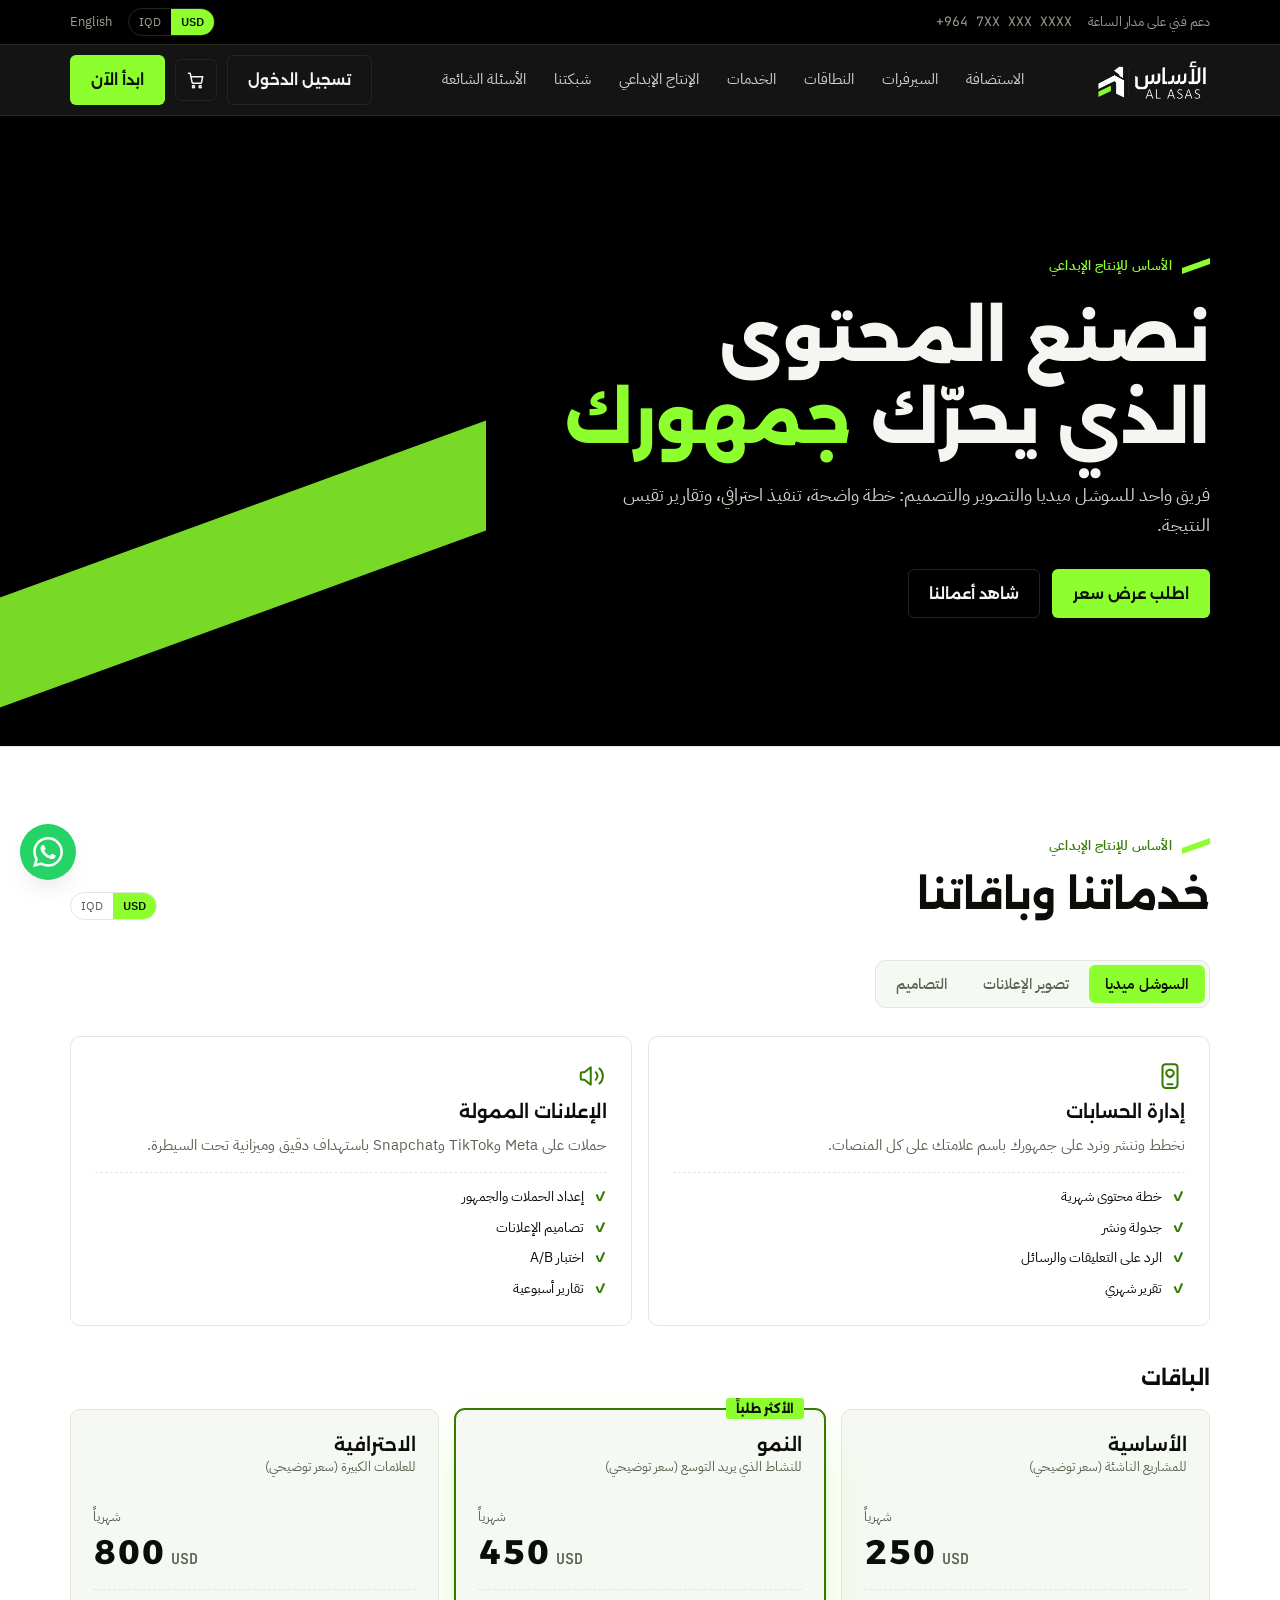
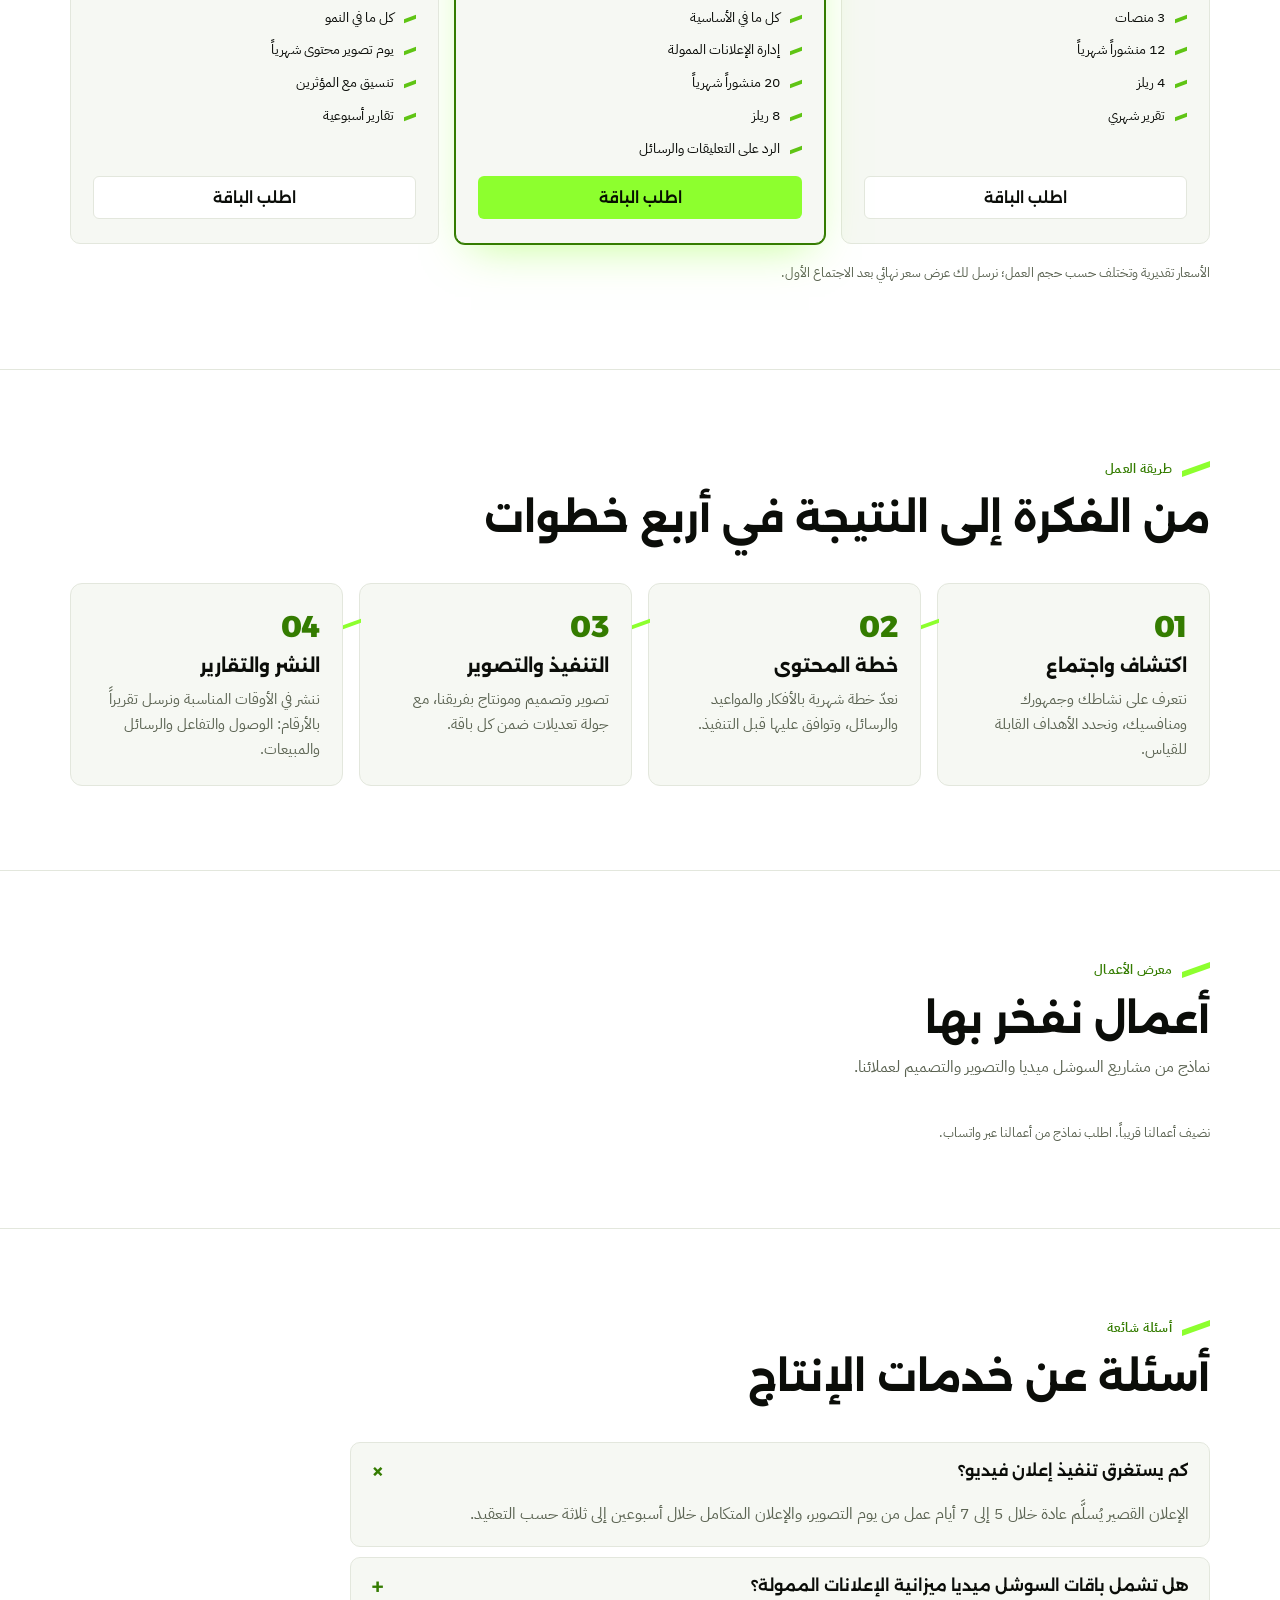
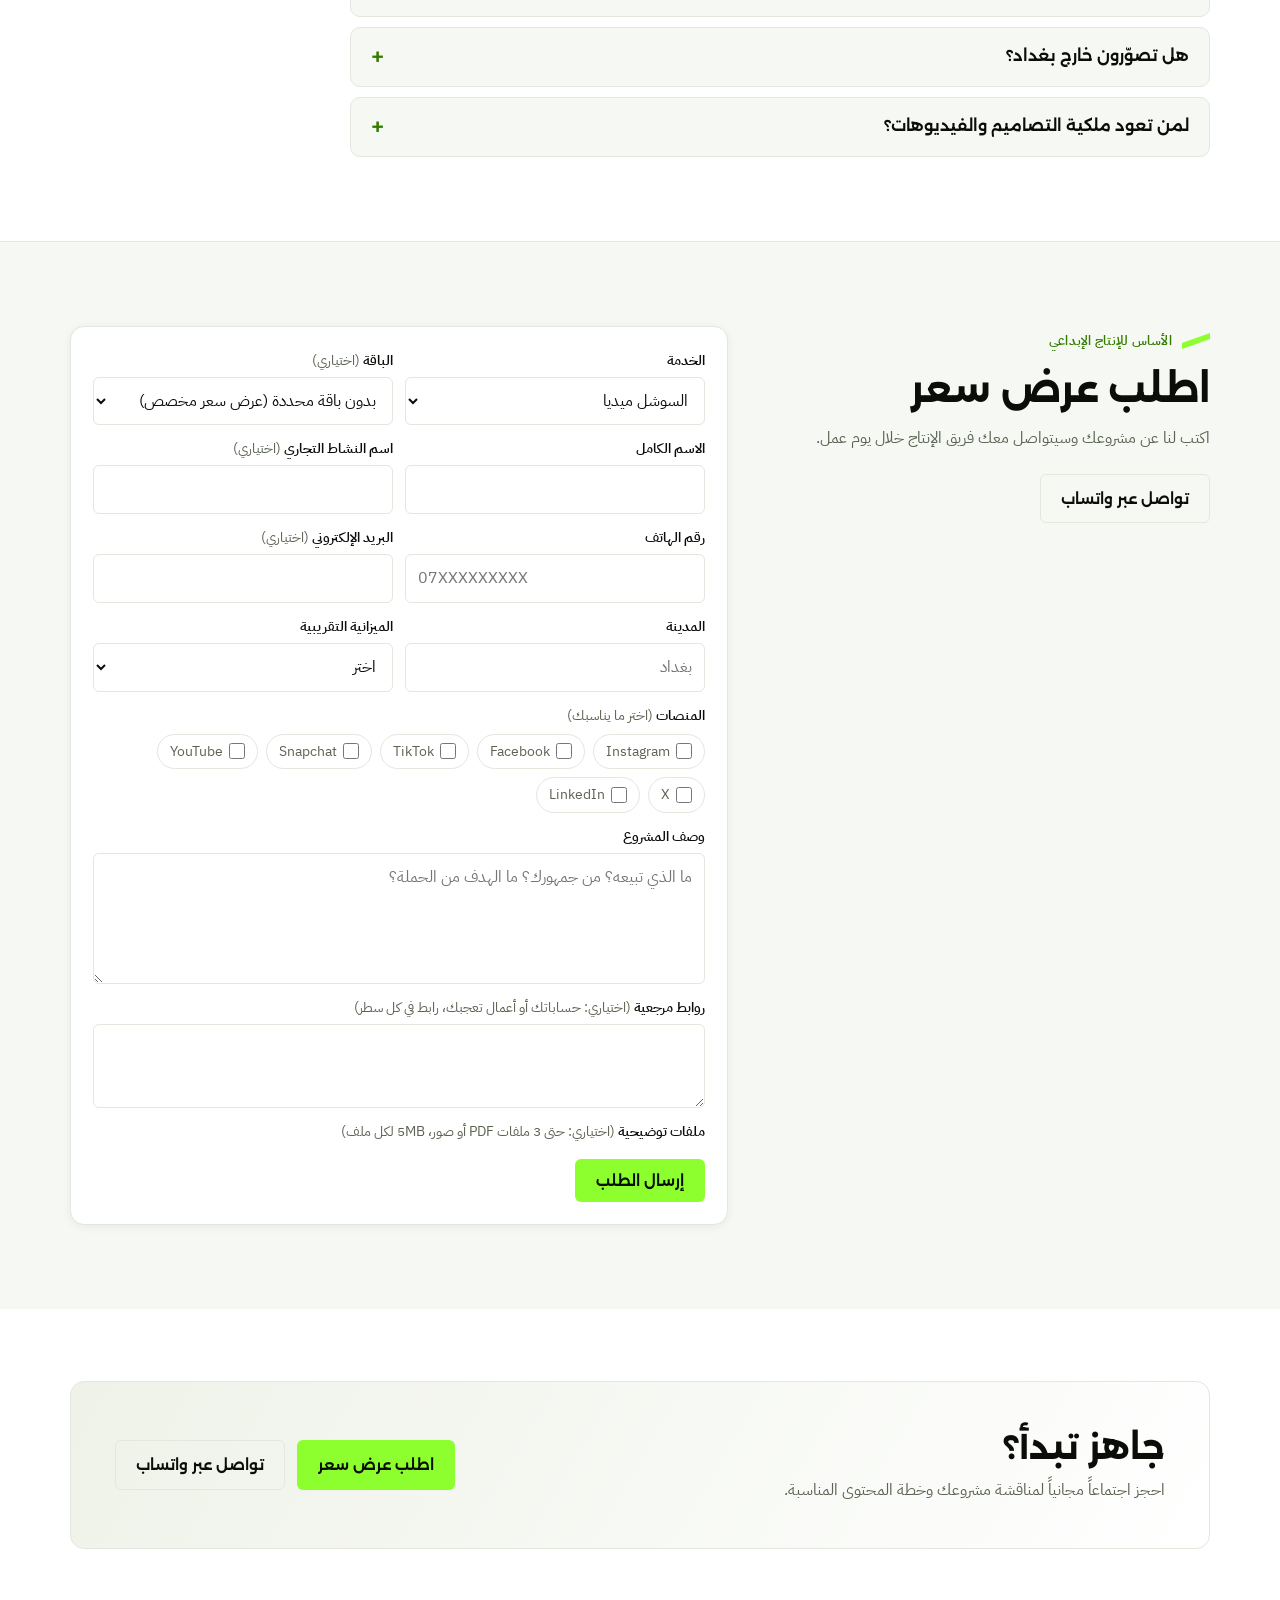
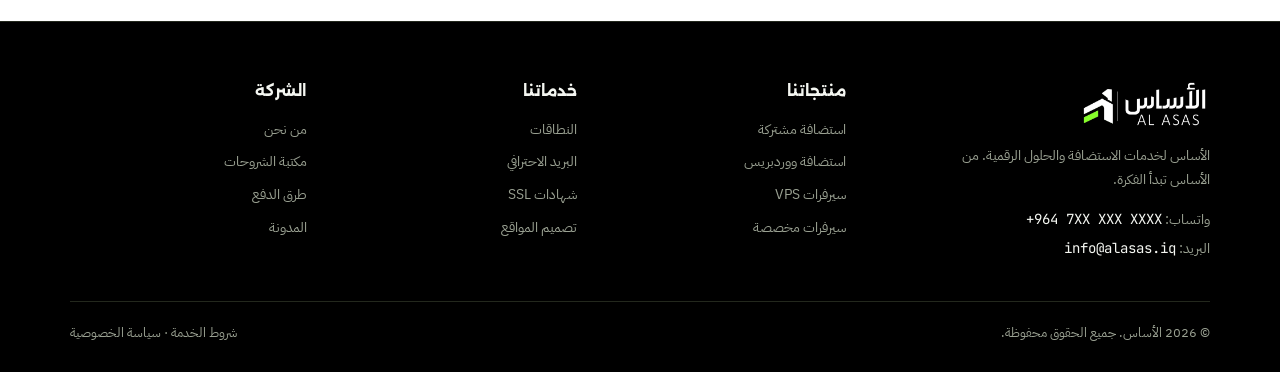
<file: creative.html>
<!doctype html>
<html lang="ar" dir="rtl">
<head>
<meta charset="utf-8">
<meta name="viewport" content="width=device-width, initial-scale=1">
<title>الأساس للإنتاج الإبداعي | سوشل ميديا، تصوير إعلانات، تصاميم</title>
<meta name="description" content="إدارة حسابات التواصل الاجتماعي، تصوير منتجات وإعلانات فيديو، وتصميم هويات بصرية للشركات في العراق.">
<link rel="canonical" href="https://najf8.github.io/web/creative.html">
<meta name="theme-color" content="#000000">
<meta property="og:type" content="website">
<meta property="og:locale" content="ar_IQ">
<meta property="og:site_name" content="الأساس">
<meta property="og:title" content="الأساس للإنتاج الإبداعي | سوشل ميديا، تصوير إعلانات، تصاميم">
<meta property="og:description" content="إدارة حسابات التواصل الاجتماعي، تصوير منتجات وإعلانات فيديو، وتصميم هويات بصرية للشركات في العراق.">
<meta property="og:url" content="https://najf8.github.io/web/creative.html">
<meta property="og:image" content="https://najf8.github.io/web/assets/logo-dark.png">
<meta name="twitter:card" content="summary_large_image">
<link rel="icon" type="image/png" href="assets/favicon.png">
<link rel="preconnect" href="https://fonts.googleapis.com">
<link rel="preconnect" href="https://fonts.gstatic.com" crossorigin>
<link rel="stylesheet" href="https://fonts.googleapis.com/css2?family=Alexandria:wght@400;600;700;800&amp;family=IBM+Plex+Sans+Arabic:wght@400;500;600&amp;family=JetBrains+Mono:wght@400;600&amp;display=swap">
<link rel="stylesheet" href="css/style.css">
<style>:root{--lime:#8dff2e;--green-text:#347c00;--ink:#000000;--f-display:"Alexandria","IBM Plex Sans Arabic",Tahoma,sans-serif;--f-body:"IBM Plex Sans Arabic",Tahoma,"Segoe UI",sans-serif}</style>
<script>document.documentElement.classList.add("js")</script>
<script type="application/ld+json">{"@context":"https://schema.org","@graph":[{"@type":"Service","name":"إدارة الحسابات","description":"نخطط وننشر ونرد على جمهورك باسم علامتك على كل المنصات.","serviceType":"السوشل ميديا","areaServed":{"@type":"Country","name":"Iraq"},"provider":{"@type":"Organization","name":"الأساس","url":"https://najf8.github.io/web/./"},"url":"https://najf8.github.io/web/creative.html#social"},{"@type":"Service","name":"الإعلانات الممولة","description":"حملات على Meta وTikTok وSnapchat باستهداف دقيق وميزانية تحت السيطرة.","serviceType":"السوشل ميديا","areaServed":{"@type":"Country","name":"Iraq"},"provider":{"@type":"Organization","name":"الأساس","url":"https://najf8.github.io/web/./"},"url":"https://najf8.github.io/web/creative.html#social"},{"@type":"Service","name":"تصوير المنتجات","description":"صور منتجات بخلفيات نظيفة أو مشاهد استخدام جاهزة للمتجر والسوشل.","serviceType":"تصوير الإعلانات","areaServed":{"@type":"Country","name":"Iraq"},"provider":{"@type":"Organization","name":"الأساس","url":"https://najf8.github.io/web/./"},"url":"https://najf8.github.io/web/creative.html#production"},{"@type":"Service","name":"إعلانات الفيديو","description":"من فكرة الإعلان والسيناريو إلى التصوير والمونتاج والموسيقى.","serviceType":"تصوير الإعلانات","areaServed":{"@type":"Country","name":"Iraq"},"provider":{"@type":"Organization","name":"الأساس","url":"https://najf8.github.io/web/./"},"url":"https://najf8.github.io/web/creative.html#production"},{"@type":"Service","name":"الهوية البصرية","description":"شعار وألوان وخطوط ودليل استخدام يجعل علامتك متسقة في كل مكان.","serviceType":"التصاميم","areaServed":{"@type":"Country","name":"Iraq"},"provider":{"@type":"Organization","name":"الأساس","url":"https://najf8.github.io/web/./"},"url":"https://najf8.github.io/web/creative.html#design"},{"@type":"Service","name":"المطبوعات","description":"بوسترات، بروشورات، كروت، ولوحات إعلانية جاهزة للطباعة.","serviceType":"التصاميم","areaServed":{"@type":"Country","name":"Iraq"},"provider":{"@type":"Organization","name":"الأساس","url":"https://najf8.github.io/web/./"},"url":"https://najf8.github.io/web/creative.html#design"}]}</script>
</head>
<body class="cr-page">
<div class="progress" aria-hidden="true"><span id="progressBar"></span></div>
<div class="topbar on-ink">
  <div class="wrap">
    <div class="group"><span class="hide-sm">دعم فني على مدار الساعة</span><span class="mono">+964 7XX XXX XXXX</span></div>
    <div class="group">
      <div class="seg" role="group" aria-label="العملة">
        <button type="button" id="cur-usd" aria-pressed="true" data-cur="USD">USD</button>
        <button type="button" id="cur-iqd" aria-pressed="false" data-cur="IQD">IQD</button>
      </div>
      <a href="#" class="hide-sm">English</a>
    </div>
  </div>
</div>

<header class="main on-ink">
  <div class="wrap">
    <a href="./" class="brand" aria-label="الأساس"><img src="assets/logo-light.png" alt="الأساس AL ASAS" width="920" height="364"></a>
    <nav class="primary" id="nav">
      <a href="./#services">الاستضافة</a>
      <a href="./#pricing">السيرفرات</a>
      <a href="./#domain">النطاقات</a>
      <a href="./#services">الخدمات</a>
      <a href="./#creative">الإنتاج الإبداعي</a>
      <a href="./#network">شبكتنا</a>
      <a href="./#faq">الأسئلة الشائعة</a>
    </nav>
    <div class="actions">
      <a href="#" class="btn btn-ghost">تسجيل الدخول</a>
      <button type="button" class="icon-btn" id="cartBtn" aria-label="السلة: لا توجد عناصر">
        <svg viewBox="0 0 24 24" aria-hidden="true"><path d="M3 4h2l2.4 11.2a1 1 0 001 .8h9.2a1 1 0 001-.8L20 8H6.2"/><circle cx="9" cy="20" r="1.3"/><circle cx="17" cy="20" r="1.3"/></svg>
        <span class="cart-count" id="cartCount" aria-hidden="true" hidden>0</span>
      </button>
      <a href="./#pricing" class="btn btn-lime">ابدأ الآن</a>
      <button type="button" class="icon-btn menu-btn" id="menuBtn" aria-label="القائمة" aria-expanded="false" aria-controls="nav">☰</button>
    </div>
  </div>
</header>

<main id="top">
<section class="cr-hero on-ink">
  <div class="wrap">
    <span class="eyebrow">الأساس للإنتاج الإبداعي</span>
    <h1>نصنع المحتوى الذي يحرّك <em>جمهورك</em></h1>
    <p class="lead">فريق واحد للسوشل ميديا والتصوير والتصميم: خطة واضحة، تنفيذ احترافي، وتقارير تقيس النتيجة.</p>
    <div class="cta">
      <a href="#request" class="btn btn-lime" data-cr-order>اطلب عرض سعر</a>
      <a href="#portfolio" class="btn btn-ghost">شاهد أعمالنا</a>
    </div>
  </div>
</section>

<section class="block" id="services-tabs" aria-labelledby="tabs-title">
  <div class="wrap">
    <div class="sec-head"><div><span class="eyebrow">الأساس للإنتاج الإبداعي</span><h2 id="tabs-title" style="margin-top:12px">خدماتنا وباقاتنا</h2></div>
      <div class="seg cr-cur" role="group" aria-label="العملة"><button type="button" aria-pressed="true" data-cur="USD">USD</button><button type="button" aria-pressed="false" data-cur="IQD">IQD</button></div>
    </div>
    <div class="tabs cr-tabs" role="tablist" aria-label="أقسام الإنتاج">
      <button type="button" role="tab" id="tab-social" aria-controls="social" aria-selected="true" tabindex="0" data-cr-tab="social">السوشل ميديا</button>
      <button type="button" role="tab" id="tab-production" aria-controls="production" aria-selected="false" tabindex="-1" data-cr-tab="production">تصوير الإعلانات</button>
      <button type="button" role="tab" id="tab-design" aria-controls="design" aria-selected="false" tabindex="-1" data-cr-tab="design">التصاميم</button>
    </div>
    <div class="cr-panel" id="social" role="tabpanel" aria-labelledby="tab-social" tabindex="0">
      <h3 class="cr-panel-title">السوشل ميديا</h3>
      <div class="cr-services">
        <article class="cr-svc">
          <svg viewBox="0 0 24 24" aria-hidden="true"><rect x="6" y="2.5" width="12" height="19" rx="2.5"/><path d="M10 18.5h4"/><path d="M9 9.5c0-1.4 1.3-2.5 3-2.5s3 1.1 3 2.5c0 2-3 3.5-3 3.5s-3-1.5-3-3.5z"/></svg>          <h4>إدارة الحسابات</h4>
          <p>نخطط وننشر ونرد على جمهورك باسم علامتك على كل المنصات.</p>
          <ul class="cr-dl"><li>خطة محتوى شهرية</li><li>جدولة ونشر</li><li>الرد على التعليقات والرسائل</li><li>تقرير شهري</li></ul>
        </article>
        <article class="cr-svc">
          <svg viewBox="0 0 24 24" aria-hidden="true"><path d="M3 10v4a1 1 0 001 1h2l5 4V5L6 9H4a1 1 0 00-1 1z"/><path d="M15 9a4 4 0 010 6M18 6a8 8 0 010 12"/></svg>          <h4>الإعلانات الممولة</h4>
          <p>حملات على Meta وTikTok وSnapchat باستهداف دقيق وميزانية تحت السيطرة.</p>
          <ul class="cr-dl"><li>إعداد الحملات والجمهور</li><li>تصاميم الإعلانات</li><li>اختبار A/B</li><li>تقارير أسبوعية</li></ul>
        </article>
      </div>
      <h3 class="cr-sub">الباقات</h3>
      <div class="plans cr-pkgs"><article class="plan cr-pkg" data-badge="الأكثر طلباً"><div><h3>الأساسية</h3><div class="sub">للمشاريع الناشئة (سعر توضيحي)</div></div><div class="cr-prices"><div class="cr-price"><span class="lbl">شهرياً</span><div class="amount"><span class="n" data-usd="250">250</span><span class="cur" data-cur-label>USD</span></div></div></div><ul class="cr-feats"><li>3 منصات</li><li>12 منشوراً شهرياً</li><li>4 ريلز</li><li>تقرير شهري</li></ul><button type="button" class="btn btn-ghost" data-cr-order data-cat="social" data-pkg="1">اطلب الباقة</button></article><article class="plan cr-pkg pop" data-badge="الأكثر طلباً"><div><h3>النمو</h3><div class="sub">للنشاط الذي يريد التوسع (سعر توضيحي)</div></div><div class="cr-prices"><div class="cr-price"><span class="lbl">شهرياً</span><div class="amount"><span class="n" data-usd="450">450</span><span class="cur" data-cur-label>USD</span></div></div></div><ul class="cr-feats"><li>كل ما في الأساسية</li><li>إدارة الإعلانات الممولة</li><li>20 منشوراً شهرياً</li><li>8 ريلز</li><li>الرد على التعليقات والرسائل</li></ul><button type="button" class="btn btn-lime" data-cr-order data-cat="social" data-pkg="2">اطلب الباقة</button></article><article class="plan cr-pkg" data-badge="الأكثر طلباً"><div><h3>الاحترافية</h3><div class="sub">للعلامات الكبيرة (سعر توضيحي)</div></div><div class="cr-prices"><div class="cr-price"><span class="lbl">شهرياً</span><div class="amount"><span class="n" data-usd="800">800</span><span class="cur" data-cur-label>USD</span></div></div></div><ul class="cr-feats"><li>كل ما في النمو</li><li>يوم تصوير محتوى شهرياً</li><li>تنسيق مع المؤثرين</li><li>تقارير أسبوعية</li></ul><button type="button" class="btn btn-ghost" data-cr-order data-cat="social" data-pkg="3">اطلب الباقة</button></article></div>
    </div>
    <div class="cr-panel" id="production" role="tabpanel" aria-labelledby="tab-production" tabindex="0" data-inactive>
      <h3 class="cr-panel-title">تصوير الإعلانات</h3>
      <div class="cr-services">
        <article class="cr-svc">
          <svg viewBox="0 0 24 24" aria-hidden="true"><path d="M4 8h3l2-3h6l2 3h3a1 1 0 011 1v9a1 1 0 01-1 1H4a1 1 0 01-1-1V9a1 1 0 011-1z"/><circle cx="12" cy="13" r="3.5"/></svg>          <h4>تصوير المنتجات</h4>
          <p>صور منتجات بخلفيات نظيفة أو مشاهد استخدام جاهزة للمتجر والسوشل.</p>
          <ul class="cr-dl"><li>تصوير في الاستوديو</li><li>تعديل وقص الصور</li><li>صور بمقاسات المنصات</li></ul>
        </article>
        <article class="cr-svc">
          <svg viewBox="0 0 24 24" aria-hidden="true"><rect x="3" y="6" width="13" height="12" rx="2"/><path d="M16 10l5-3v10l-5-3z"/></svg>          <h4>إعلانات الفيديو</h4>
          <p>من فكرة الإعلان والسيناريو إلى التصوير والمونتاج والموسيقى.</p>
          <ul class="cr-dl"><li>فكرة وسيناريو</li><li>تصوير بمعدات احترافية</li><li>مونتاج وتلوين</li><li>نسخ عمودية وأفقية</li></ul>
        </article>
      </div>
      <h3 class="cr-sub">الباقات</h3>
      <div class="plans cr-pkgs"><article class="plan cr-pkg" data-badge="الأكثر طلباً"><div><h3>تصوير منتجات</h3><div class="sub">حتى 20 صورة معدّلة (سعر توضيحي)</div></div><div class="cr-prices"><div class="cr-price"><span class="lbl"><span class="note">يبدأ من</span> دفعة واحدة</span><div class="amount"><span class="n" data-usd="150">150</span><span class="cur" data-cur-label>USD</span></div></div></div><ul class="cr-feats"><li>تصوير في الاستوديو</li><li>خلفية بيضاء أو مشهد</li><li>تعديل احترافي</li><li>تسليم خلال 3 أيام</li></ul><button type="button" class="btn btn-ghost" data-cr-order data-cat="production" data-pkg="4">اطلب الباقة</button></article><article class="plan cr-pkg pop" data-badge="الأكثر طلباً"><div><h3>إعلان فيديو قصير (Reels/TikTok)</h3><div class="sub">15–30 ثانية (سعر توضيحي)</div></div><div class="cr-prices"><div class="cr-price"><span class="lbl"><span class="note">يبدأ من</span> دفعة واحدة</span><div class="amount"><span class="n" data-usd="300">300</span><span class="cur" data-cur-label>USD</span></div></div></div><ul class="cr-feats"><li>فكرة وسيناريو</li><li>نصف يوم تصوير</li><li>مونتاج وموسيقى</li><li>نسخة عمودية 9:16</li></ul><button type="button" class="btn btn-lime" data-cr-order data-cat="production" data-pkg="5">اطلب الباقة</button></article><article class="plan cr-pkg" data-badge="الأكثر طلباً"><div><h3>إعلان تجاري متكامل</h3><div class="sub">حتى 60 ثانية (سعر توضيحي)</div></div><div class="cr-prices"><div class="cr-price"><span class="lbl"><span class="note">يبدأ من</span> دفعة واحدة</span><div class="amount"><span class="n" data-usd="1200">1200</span><span class="cur" data-cur-label>USD</span></div></div></div><ul class="cr-feats"><li>كتابة إبداعية كاملة</li><li>يوم تصوير بطاقم كامل</li><li>ممثلون وموقع تصوير</li><li>مونتاج وتلوين وتعليق صوتي</li></ul><button type="button" class="btn btn-ghost" data-cr-order data-cat="production" data-pkg="6">اطلب الباقة</button></article></div>
    </div>
    <div class="cr-panel" id="design" role="tabpanel" aria-labelledby="tab-design" tabindex="0" data-inactive>
      <h3 class="cr-panel-title">التصاميم</h3>
      <div class="cr-services">
        <article class="cr-svc">
          <svg viewBox="0 0 24 24" aria-hidden="true"><path d="M4 20l6-16 4 9 3-4 3 11z"/></svg>          <h4>الهوية البصرية</h4>
          <p>شعار وألوان وخطوط ودليل استخدام يجعل علامتك متسقة في كل مكان.</p>
          <ul class="cr-dl"><li>3 مقترحات للشعار</li><li>لوحة الألوان والخطوط</li><li>دليل الهوية PDF</li><li>ملفات المصدر</li></ul>
        </article>
        <article class="cr-svc">
          <svg viewBox="0 0 24 24" aria-hidden="true"><path d="M7 9V3h10v6"/><rect x="3" y="9" width="18" height="8" rx="1.5"/><path d="M7 14h10v7H7z"/></svg>          <h4>المطبوعات</h4>
          <p>بوسترات، بروشورات، كروت، ولوحات إعلانية جاهزة للطباعة.</p>
          <ul class="cr-dl"><li>تصميم حسب المقاس</li><li>ملفات جاهزة للطباعة CMYK</li><li>جولتا تعديل</li></ul>
        </article>
      </div>
      <h3 class="cr-sub">الباقات</h3>
      <div class="plans cr-pkgs"><article class="plan cr-pkg pop" data-badge="الأكثر طلباً"><div><h3>هوية بصرية كاملة</h3><div class="sub">للشركات الجديدة (سعر توضيحي)</div></div><div class="cr-prices"><div class="cr-price"><span class="lbl"><span class="note">يبدأ من</span> دفعة واحدة</span><div class="amount"><span class="n" data-usd="600">600</span><span class="cur" data-cur-label>USD</span></div></div></div><ul class="cr-feats"><li>3 مقترحات للشعار</li><li>الألوان والخطوط</li><li>دليل الهوية</li><li>قوالب سوشل ميديا</li></ul><button type="button" class="btn btn-lime" data-cr-order data-cat="design" data-pkg="7">اطلب الباقة</button></article><article class="plan cr-pkg" data-badge="الأكثر طلباً"><div><h3>تصاميم سوشل ميديا شهرية</h3><div class="sub">15 تصميماً شهرياً (سعر توضيحي)</div></div><div class="cr-prices"><div class="cr-price"><span class="lbl">شهرياً</span><div class="amount"><span class="n" data-usd="200">200</span><span class="cur" data-cur-label>USD</span></div></div></div><ul class="cr-feats"><li>15 تصميماً</li><li>مقاسات كل المنصات</li><li>جولتا تعديل لكل تصميم</li></ul><button type="button" class="btn btn-ghost" data-cr-order data-cat="design" data-pkg="8">اطلب الباقة</button></article><article class="plan cr-pkg" data-badge="الأكثر طلباً"><div><h3>مطبوعات وبوسترات</h3><div class="sub">للقطعة الواحدة (سعر توضيحي)</div></div><div class="cr-prices"><div class="cr-price"><span class="lbl"><span class="note">يبدأ من</span> دفعة واحدة</span><div class="amount"><span class="n" data-usd="40">40</span><span class="cur" data-cur-label>USD</span></div></div></div><ul class="cr-feats"><li>تصميم حسب المقاس</li><li>ملف جاهز للطباعة</li><li>جولتا تعديل</li></ul><button type="button" class="btn btn-ghost" data-cr-order data-cat="design" data-pkg="9">اطلب الباقة</button></article></div>
    </div>
    <p class="note">الأسعار تقديرية وتختلف حسب حجم العمل؛ نرسل لك عرض سعر نهائي بعد الاجتماع الأول.</p>
  </div>
</section>

<section class="block cr-process-wrap" id="process" aria-labelledby="process-title">
  <div class="wrap">
    <div class="sec-head"><div><span class="eyebrow">طريقة العمل</span><h2 id="process-title" style="margin-top:12px">من الفكرة إلى النتيجة في أربع خطوات</h2></div></div>
    <ol class="cr-process">
      <li><span class="num mono" aria-hidden="true">01</span><h3>اكتشاف واجتماع</h3><p>نتعرف على نشاطك وجمهورك ومنافسيك، ونحدد الأهداف القابلة للقياس.</p></li>
      <li><span class="num mono" aria-hidden="true">02</span><h3>خطة المحتوى</h3><p>نعدّ خطة شهرية بالأفكار والمواعيد والرسائل، وتوافق عليها قبل التنفيذ.</p></li>
      <li><span class="num mono" aria-hidden="true">03</span><h3>التنفيذ والتصوير</h3><p>تصوير وتصميم ومونتاج بفريقنا، مع جولة تعديلات ضمن كل باقة.</p></li>
      <li><span class="num mono" aria-hidden="true">04</span><h3>النشر والتقارير</h3><p>ننشر في الأوقات المناسبة ونرسل تقريراً بالأرقام: الوصول والتفاعل والرسائل والمبيعات.</p></li>
    </ol>
  </div>
</section>

<section class="block" id="portfolio" aria-labelledby="portfolio-title">
  <div class="wrap">
    <div class="sec-head"><div><span class="eyebrow">معرض الأعمال</span><h2 id="portfolio-title" style="margin-top:12px">أعمال نفخر بها</h2><p>نماذج من مشاريع السوشل ميديا والتصوير والتصميم لعملائنا.</p></div></div>
    <p class="note">نضيف أعمالنا قريباً. اطلب نماذج من أعمالنا عبر واتساب.</p>
  </div>
</section>


<section class="block" id="faq" aria-labelledby="cfaq-title">
  <div class="wrap">
    <div class="sec-head"><div><span class="eyebrow">أسئلة شائعة</span><h2 id="cfaq-title" style="margin-top:12px">أسئلة عن خدمات الإنتاج</h2></div></div>
    <div class="faq">
      <details open><summary>كم يستغرق تنفيذ إعلان فيديو؟</summary><p>الإعلان القصير يُسلَّم عادة خلال 5 إلى 7 أيام عمل من يوم التصوير، والإعلان المتكامل خلال أسبوعين إلى ثلاثة حسب التعقيد.</p></details>
      <details><summary>هل تشمل باقات السوشل ميديا ميزانية الإعلانات الممولة؟</summary><p>لا. سعر الباقة يغطي الإدارة والمحتوى، وميزانية الإعلان تُدفع للمنصة مباشرة وتحددها أنت، ونقترح عليك الميزانية المناسبة.</p></details>
      <details><summary>هل تصوّرون خارج بغداد؟</summary><p>نعم، نصوّر في كل المحافظات. تُضاف تكاليف التنقل حسب المدينة وتظهر في عرض السعر مسبقاً.</p></details>
      <details><summary>لمن تعود ملكية التصاميم والفيديوهات؟</summary><p>بعد إتمام الدفع تنتقل الملكية الكاملة للعميل، ونسلّم ملفات المصدر للهوية البصرية.</p></details>
    </div>
  </div>
</section>

<section class="block cr-request" id="request" aria-labelledby="ci-title">
  <div class="wrap cr-request-grid">
    <div>
      <span class="eyebrow">الأساس للإنتاج الإبداعي</span>
      <h2 id="ci-title" style="margin-top:12px">اطلب عرض سعر</h2>
      <p class="lead">اكتب لنا عن مشروعك وسيتواصل معك فريق الإنتاج خلال يوم عمل.</p>
      <a class="btn btn-ghost cr-wa" href="https://wa.me/9647?text=%D9%85%D8%B1%D8%AD%D8%A8%D8%A7%D9%8B%D8%8C%20%D8%A3%D8%B1%D8%BA%D8%A8%20%D8%A8%D8%B9%D8%B1%D8%B6%20%D8%B3%D8%B9%D8%B1%20%D9%84%D8%AE%D8%AF%D9%85%D8%A7%D8%AA%20%D8%A7%D9%84%D8%A5%D9%86%D8%AA%D8%A7%D8%AC%20%D8%A7%D9%84%D8%A5%D8%A8%D8%AF%D8%A7%D8%B9%D9%8A" target="_blank" rel="noopener">تواصل عبر واتساب</a>
    </div>
    <form class="cr-form" data-creative-form id="ci-form" novalidate enctype="multipart/form-data"><div class="modal-summary" data-cr-summary></div><div class="mf-grid"><div class="mf"><label for="ci-cat">الخدمة</label><select id="ci-cat" name="service_category" aria-describedby="ci-service_category-err"><option value="social">السوشل ميديا</option><option value="production">تصوير الإعلانات</option><option value="design">التصاميم</option></select><p class="mf-err" id="ci-service_category-err"></p></div><div class="mf"><label for="ci-pkg">الباقة <span>(اختياري)</span></label><select id="ci-pkg" name="package_id" aria-describedby="ci-package_id-err"><option value="">بدون باقة محددة (عرض سعر مخصص)</option><option value="1" data-cat="social">الأساسية</option><option value="2" data-cat="social">النمو</option><option value="3" data-cat="social">الاحترافية</option><option value="4" data-cat="production">تصوير منتجات</option><option value="5" data-cat="production">إعلان فيديو قصير (Reels/TikTok)</option><option value="6" data-cat="production">إعلان تجاري متكامل</option><option value="7" data-cat="design">هوية بصرية كاملة</option><option value="8" data-cat="design">تصاميم سوشل ميديا شهرية</option><option value="9" data-cat="design">مطبوعات وبوسترات</option></select><p class="mf-err" id="ci-package_id-err"></p></div><div class="mf"><label for="ci-name">الاسم الكامل</label><input id="ci-name" name="name" maxlength="80" autocomplete="name" required aria-describedby="ci-name-err"><p class="mf-err" id="ci-name-err"></p></div><div class="mf"><label for="ci-biz">اسم النشاط التجاري <span>(اختياري)</span></label><input id="ci-biz" name="business_name" maxlength="120" autocomplete="organization" aria-describedby="ci-business_name-err"><p class="mf-err" id="ci-business_name-err"></p></div><div class="mf"><label for="ci-phone">رقم الهاتف</label><input id="ci-phone" name="phone" type="tel" inputmode="tel" dir="ltr" placeholder="07XXXXXXXXX" maxlength="20" autocomplete="tel" required aria-describedby="ci-phone-err"><p class="mf-err" id="ci-phone-err"></p></div><div class="mf"><label for="ci-email">البريد الإلكتروني <span>(اختياري)</span></label><input id="ci-email" name="email" type="email" dir="ltr" maxlength="190" autocomplete="email" aria-describedby="ci-email-err"><p class="mf-err" id="ci-email-err"></p></div><div class="mf"><label for="ci-city">المدينة</label><input id="ci-city" name="city" maxlength="60" autocomplete="address-level2" placeholder="بغداد" aria-describedby="ci-city-err"><p class="mf-err" id="ci-city-err"></p></div><div class="mf"><label for="ci-budget">الميزانية التقريبية</label><select id="ci-budget" name="budget_range" aria-describedby="ci-budget_range-err"><option value="">اختر</option><option value="lt250">أقل من 250 دولار</option><option value="250_500">250 – 500 دولار</option><option value="500_1000">500 – 1,000 دولار</option><option value="1000_3000">1,000 – 3,000 دولار</option><option value="gt3000">أكثر من 3,000 دولار</option><option value="unsure">غير محدد بعد</option></select><p class="mf-err" id="ci-budget_range-err"></p></div></div><fieldset class="mf cr-platforms" data-only-cat="social"><legend>المنصات <span>(اختر ما يناسبك)</span></legend><div class="cr-checks"><label><input type="checkbox" name="platforms[]" value="instagram"> <span dir="ltr">Instagram</span></label><label><input type="checkbox" name="platforms[]" value="facebook"> <span dir="ltr">Facebook</span></label><label><input type="checkbox" name="platforms[]" value="tiktok"> <span dir="ltr">TikTok</span></label><label><input type="checkbox" name="platforms[]" value="snapchat"> <span dir="ltr">Snapchat</span></label><label><input type="checkbox" name="platforms[]" value="youtube"> <span dir="ltr">YouTube</span></label><label><input type="checkbox" name="platforms[]" value="x"> <span dir="ltr">X</span></label><label><input type="checkbox" name="platforms[]" value="linkedin"> <span dir="ltr">LinkedIn</span></label></div><p class="mf-err" id="ci-platforms-err"></p></fieldset><div class="mf" data-only-cat="production"><label for="ci-date">موعد التصوير المفضل <span>(اختياري)</span></label><input id="ci-date" name="preferred_date" type="date" dir="ltr" min="2026-10-12" aria-describedby="ci-preferred_date-err"><p class="mf-err" id="ci-preferred_date-err"></p></div><div class="mf"><label for="ci-desc">وصف المشروع</label><textarea id="ci-desc" name="description" rows="4" maxlength="5000" required placeholder="ما الذي تبيعه؟ من جمهورك؟ ما الهدف من الحملة؟" aria-describedby="ci-description-err"></textarea><p class="mf-err" id="ci-description-err"></p></div><div class="mf"><label for="ci-refs">روابط مرجعية <span>(اختياري: حساباتك أو أعمال تعجبك، رابط في كل سطر)</span></label><textarea id="ci-refs" name="reference_links" rows="2" maxlength="2000" dir="ltr" aria-describedby="ci-reference_links-err"></textarea><p class="mf-err" id="ci-reference_links-err"></p></div><div class="mf"><label for="ci-files">ملفات توضيحية <span>(اختياري: حتى 3 ملفات PDF أو صور، 5MB لكل ملف)</span></label><p class="mf-err" id="ci-attachments-err"></p></div><div class="hp" aria-hidden="true"><label>اترك هذا الحقل فارغاً <input name="website" tabindex="-1" autocomplete="off"></label></div><p class="mf-err mf-global" data-cr-global role="alert"></p><div class="modal-actions"><button type="submit" class="btn btn-lime"><span class="spinner" aria-hidden="true"></span><span class="lbl">إرسال الطلب</span></button></div></form>  </div>
</section>

<section class="final">
  <div class="wrap">
    <div class="box">
      <div><h2>جاهز تبدأ؟</h2><p>احجز اجتماعاً مجانياً لمناقشة مشروعك وخطة المحتوى المناسبة.</p></div>
      <div class="cta"><a href="#request" class="btn btn-lime" data-cr-order>اطلب عرض سعر</a><a href="https://wa.me/9647" class="btn btn-ghost" target="_blank" rel="noopener">تواصل عبر واتساب</a></div>
    </div>
  </div>
</section>
</main>

<footer class="on-ink">
  <div class="wrap">
    <div class="fgrid">
      <div class="about">
        <img src="assets/logo-light.png" alt="الأساس" width="920" height="364" loading="lazy">
        <p>الأساس لخدمات الاستضافة والحلول الرقمية. من الأساس تبدأ الفكرة.</p>
        <div class="contact"><span>واتساب: <span class="mono">+964 7XX XXX XXXX</span></span><span>البريد: <span class="mono">info@alasas.iq</span></span></div>
      </div>
      <div><h4>منتجاتنا</h4><ul><li><a href="./#pricing">استضافة مشتركة</a></li><li><a href="./#pricing">استضافة ووردبريس</a></li><li><a href="./#pricing">سيرفرات VPS</a></li><li><a href="./#pricing">سيرفرات مخصصة</a></li></ul></div>
      <div><h4>خدماتنا</h4><ul><li><a href="./#domain">النطاقات</a></li><li><a href="./#services">البريد الاحترافي</a></li><li><a href="./#services">شهادات SSL</a></li><li><a href="./#services">تصميم المواقع</a></li></ul></div>
      <div><h4>الشركة</h4><ul><li><a href="#">من نحن</a></li><li><a href="#">مكتبة الشروحات</a></li><li><a href="#">طرق الدفع</a></li><li><a href="#">المدونة</a></li></ul></div>
    </div>
    <div class="legal"><span>© 2026 الأساس. جميع الحقوق محفوظة.</span><span><a href="#">شروط الخدمة</a> · <a href="#">سياسة الخصوصية</a></span></div>
  </div>
</footer>
<button type="button" class="fab to-top" id="toTop" aria-label="العودة إلى أعلى الصفحة">
  <svg viewBox="0 0 24 24" aria-hidden="true"><path d="M12 19V5M5 12l7-7 7 7"/></svg>
</button>
<a class="fab wa" id="waBtn" href="https://wa.me/9647" data-wa target="_blank" rel="noopener" aria-label="تواصل معنا عبر واتساب" data-tip="تواصل معنا عبر واتساب">
  <svg viewBox="0 0 24 24" aria-hidden="true"><path d="M17.47 14.38c-.3-.15-1.76-.87-2.03-.97-.27-.1-.47-.15-.67.15-.2.3-.77.97-.94 1.16-.17.2-.35.22-.64.08-.3-.15-1.26-.47-2.39-1.48-.88-.79-1.48-1.76-1.65-2.06-.17-.3-.02-.46.13-.6.13-.14.3-.35.45-.52.15-.18.2-.3.3-.5.1-.2.05-.37-.03-.52-.07-.15-.67-1.61-.92-2.2-.24-.58-.49-.5-.67-.51h-.57c-.2 0-.52.07-.79.37-.27.3-1.04 1.02-1.04 2.48s1.07 2.88 1.21 3.07c.15.2 2.1 3.2 5.08 4.49.71.31 1.26.49 1.7.63.71.22 1.36.2 1.87.12.57-.09 1.76-.72 2-1.41.25-.7.25-1.29.18-1.41-.08-.13-.27-.2-.57-.35m-5.42 7.4h-.01a9.87 9.87 0 01-5.03-1.38l-.36-.21-3.74.98 1-3.65-.24-.37a9.86 9.86 0 01-1.51-5.26c0-5.45 4.44-9.88 9.89-9.88 2.64 0 5.12 1.03 6.99 2.9a9.82 9.82 0 012.89 6.99c0 5.45-4.44 9.88-9.89 9.88m8.41-18.3A11.82 11.82 0 0012.05 0C5.5 0 .16 5.34.16 11.89c0 2.1.55 4.14 1.59 5.95L.06 24l6.3-1.65a11.88 11.88 0 005.68 1.45h.01c6.55 0 11.89-5.34 11.89-11.89 0-3.18-1.24-6.17-3.48-8.41z"/></svg>
</a>
<div class="toasts" id="toasts" role="status" aria-live="polite"></div>
<dialog class="modal cr-modal" id="crModal" aria-labelledby="cm-title"><form class="cr-form modal-card" data-creative-form id="cm-form" novalidate enctype="multipart/form-data"><div class="modal-head"><h2 id="cm-title">اطلب عرض سعر</h2><button type="button" class="icon-btn" data-close aria-label="إغلاق">✕</button></div><p class="cr-form-lead">اكتب لنا عن مشروعك وسيتواصل معك فريق الإنتاج خلال يوم عمل.</p><div class="modal-summary" data-cr-summary></div><div class="mf-grid"><div class="mf"><label for="cm-cat">الخدمة</label><select id="cm-cat" name="service_category" aria-describedby="cm-service_category-err"><option value="social">السوشل ميديا</option><option value="production">تصوير الإعلانات</option><option value="design">التصاميم</option></select><p class="mf-err" id="cm-service_category-err"></p></div><div class="mf"><label for="cm-pkg">الباقة <span>(اختياري)</span></label><select id="cm-pkg" name="package_id" aria-describedby="cm-package_id-err"><option value="">بدون باقة محددة (عرض سعر مخصص)</option><option value="1" data-cat="social">الأساسية</option><option value="2" data-cat="social">النمو</option><option value="3" data-cat="social">الاحترافية</option><option value="4" data-cat="production">تصوير منتجات</option><option value="5" data-cat="production">إعلان فيديو قصير (Reels/TikTok)</option><option value="6" data-cat="production">إعلان تجاري متكامل</option><option value="7" data-cat="design">هوية بصرية كاملة</option><option value="8" data-cat="design">تصاميم سوشل ميديا شهرية</option><option value="9" data-cat="design">مطبوعات وبوسترات</option></select><p class="mf-err" id="cm-package_id-err"></p></div><div class="mf"><label for="cm-name">الاسم الكامل</label><input id="cm-name" name="name" maxlength="80" autocomplete="name" required aria-describedby="cm-name-err"><p class="mf-err" id="cm-name-err"></p></div><div class="mf"><label for="cm-biz">اسم النشاط التجاري <span>(اختياري)</span></label><input id="cm-biz" name="business_name" maxlength="120" autocomplete="organization" aria-describedby="cm-business_name-err"><p class="mf-err" id="cm-business_name-err"></p></div><div class="mf"><label for="cm-phone">رقم الهاتف</label><input id="cm-phone" name="phone" type="tel" inputmode="tel" dir="ltr" placeholder="07XXXXXXXXX" maxlength="20" autocomplete="tel" required aria-describedby="cm-phone-err"><p class="mf-err" id="cm-phone-err"></p></div><div class="mf"><label for="cm-email">البريد الإلكتروني <span>(اختياري)</span></label><input id="cm-email" name="email" type="email" dir="ltr" maxlength="190" autocomplete="email" aria-describedby="cm-email-err"><p class="mf-err" id="cm-email-err"></p></div><div class="mf"><label for="cm-city">المدينة</label><input id="cm-city" name="city" maxlength="60" autocomplete="address-level2" placeholder="بغداد" aria-describedby="cm-city-err"><p class="mf-err" id="cm-city-err"></p></div><div class="mf"><label for="cm-budget">الميزانية التقريبية</label><select id="cm-budget" name="budget_range" aria-describedby="cm-budget_range-err"><option value="">اختر</option><option value="lt250">أقل من 250 دولار</option><option value="250_500">250 – 500 دولار</option><option value="500_1000">500 – 1,000 دولار</option><option value="1000_3000">1,000 – 3,000 دولار</option><option value="gt3000">أكثر من 3,000 دولار</option><option value="unsure">غير محدد بعد</option></select><p class="mf-err" id="cm-budget_range-err"></p></div></div><fieldset class="mf cr-platforms" data-only-cat="social"><legend>المنصات <span>(اختر ما يناسبك)</span></legend><div class="cr-checks"><label><input type="checkbox" name="platforms[]" value="instagram"> <span dir="ltr">Instagram</span></label><label><input type="checkbox" name="platforms[]" value="facebook"> <span dir="ltr">Facebook</span></label><label><input type="checkbox" name="platforms[]" value="tiktok"> <span dir="ltr">TikTok</span></label><label><input type="checkbox" name="platforms[]" value="snapchat"> <span dir="ltr">Snapchat</span></label><label><input type="checkbox" name="platforms[]" value="youtube"> <span dir="ltr">YouTube</span></label><label><input type="checkbox" name="platforms[]" value="x"> <span dir="ltr">X</span></label><label><input type="checkbox" name="platforms[]" value="linkedin"> <span dir="ltr">LinkedIn</span></label></div><p class="mf-err" id="cm-platforms-err"></p></fieldset><div class="mf" data-only-cat="production"><label for="cm-date">موعد التصوير المفضل <span>(اختياري)</span></label><input id="cm-date" name="preferred_date" type="date" dir="ltr" min="2026-10-12" aria-describedby="cm-preferred_date-err"><p class="mf-err" id="cm-preferred_date-err"></p></div><div class="mf"><label for="cm-desc">وصف المشروع</label><textarea id="cm-desc" name="description" rows="4" maxlength="5000" required placeholder="ما الذي تبيعه؟ من جمهورك؟ ما الهدف من الحملة؟" aria-describedby="cm-description-err"></textarea><p class="mf-err" id="cm-description-err"></p></div><div class="mf"><label for="cm-refs">روابط مرجعية <span>(اختياري: حساباتك أو أعمال تعجبك، رابط في كل سطر)</span></label><textarea id="cm-refs" name="reference_links" rows="2" maxlength="2000" dir="ltr" aria-describedby="cm-reference_links-err"></textarea><p class="mf-err" id="cm-reference_links-err"></p></div><div class="mf"><label for="cm-files">ملفات توضيحية <span>(اختياري: حتى 3 ملفات PDF أو صور، 5MB لكل ملف)</span></label><p class="mf-err" id="cm-attachments-err"></p></div><div class="hp" aria-hidden="true"><label>اترك هذا الحقل فارغاً <input name="website" tabindex="-1" autocomplete="off"></label></div><p class="mf-err mf-global" data-cr-global role="alert"></p><div class="modal-actions"><button type="submit" class="btn btn-lime"><span class="spinner" aria-hidden="true"></span><span class="lbl">إرسال الطلب</span></button><button type="button" class="btn btn-ghost" data-close>إلغاء</button></div></form></dialog><dialog class="lightbox" id="lightbox" aria-labelledby="lb-title"><div class="lb-card"><div class="lb-top"><span class="lb-count mono" data-lb-count aria-live="polite"></span><button type="button" class="icon-btn" data-lb-close aria-label="إغلاق">✕</button></div><div class="lb-stage" data-lb-stage></div><button type="button" class="lb-nav lb-prev" data-lb-prev aria-label="السابق"><svg viewBox="0 0 24 24" aria-hidden="true"><path d="M9 6l6 6-6 6"/></svg></button><button type="button" class="lb-nav lb-next" data-lb-next aria-label="التالي"><svg viewBox="0 0 24 24" aria-hidden="true"><path d="M15 6l-6 6 6 6"/></svg></button><div class="lb-info"><h2 id="lb-title" data-lb-title></h2><p class="lb-meta" data-lb-meta></p><p class="lb-res" data-lb-res></p><p class="lb-desc" data-lb-desc></p><div class="lb-tags" data-lb-tags></div><a class="btn btn-ghost lb-ext" data-lb-ext target="_blank" rel="noopener noreferrer" hidden>المنشور الأصلي ↗</a></div></div></dialog><script id="creative-data" type="application/json">{"packages":[{"id":1,"cat":"social","name":"الأساسية","m":250,"o":null,"note":""},{"id":2,"cat":"social","name":"النمو","m":450,"o":null,"note":""},{"id":3,"cat":"social","name":"الاحترافية","m":800,"o":null,"note":""},{"id":4,"cat":"production","name":"تصوير منتجات","m":null,"o":150,"note":"يبدأ من"},{"id":5,"cat":"production","name":"إعلان فيديو قصير (Reels/TikTok)","m":null,"o":300,"note":"يبدأ من"},{"id":6,"cat":"production","name":"إعلان تجاري متكامل","m":null,"o":1200,"note":"يبدأ من"},{"id":7,"cat":"design","name":"هوية بصرية كاملة","m":null,"o":600,"note":"يبدأ من"},{"id":8,"cat":"design","name":"تصاميم سوشل ميديا شهرية","m":200,"o":null,"note":""},{"id":9,"cat":"design","name":"مطبوعات وبوسترات","m":null,"o":40,"note":"يبدأ من"}],"items":[],"api":{"request":"https://nkzvxdobklsehdyzyzmy.supabase.co/functions/v1/alasas-web-api/creative","portfolio":"portfolio.json"},"whatsapp":"9647","iqdRate":1310,"iqdRoundTo":250,"defaultCurrency":"USD","cats":{"social":"السوشل ميديا","production":"تصوير الإعلانات","design":"التصاميم"},"texts":{"success":"وصل طلبك، سيتواصل معك فريق الإنتاج قريباً"}}</script>
<script src="js/creative.js" defer></script>
</body>
</html>
</file>
<file: css/style.css>
/* Layout: RTL, light theme with black brand sections (.on-ink) taken from the logo.
   Lime is a FILL colour only on white; text/icons/outlines on white use --green-text.
   Inside .on-ink, the tokens are remapped so lime may be used as text.
   Hidden "before reveal" states only apply under html.js, so the page is complete without JavaScript. */
:root{
  --bg:#ffffff;
  --surface:#f6f8f3;
  --surface-2:#eef2e8;
  --line:#e3e7dd;
  --fg:#0b0d09;
  --muted:#5b6352;
  --ink:#000000;
  --ink-fg:#f4f6f1;
  --ink-muted:#9aa192;
  --ink-line:#23281d;
  --ink-soft:#cfd4c9;
  --ink-surface:#0c0e0a;
  --ink-surface-2:#13160f;
  --ink-track:#1c2116;
  --lime:#8dff2e;
  --lime-hover:#a6ff5c;
  --lime-deep:#5fc414;
  --lime-glow:rgba(141,255,46,.55);
  --on-lime:#071000;
  --green-text:#347c00; /* spec asked #3a8a00 (4.36:1 on white); darkened to pass 4.5:1 on every light surface */
  --green-tint:#e8f5da;
  --danger:#b42318;
  --amber:#f5a524;
  --whatsapp:#25d366;
  --white:#ffffff;
  --shine:rgba(255,255,255,.55);
  --header-bg:rgba(0,0,0,.92);
  --shadow-sm:0 2px 10px rgba(11,13,9,.06);
  --shadow-md:0 14px 30px -14px rgba(11,13,9,.22);
  --shadow-lg:0 30px 60px -24px rgba(11,13,9,.45);
  /* role tokens: remapped inside .on-ink */
  --accent:var(--green-text);
  --focus:var(--green-text);
  --f-display:"Alexandria","IBM Plex Sans Arabic",Tahoma,sans-serif;
  --f-body:"IBM Plex Sans Arabic",Tahoma,"Segoe UI",sans-serif;
  --f-mono:"JetBrains Mono",ui-monospace,Menlo,monospace;
  --r:6px;
  --ease-out:cubic-bezier(.2,.7,.2,1);
  color-scheme:light;
}
.on-ink{
  --fg:var(--ink-fg);
  --muted:var(--ink-muted);
  --line:var(--ink-line);
  --surface:var(--ink-surface);
  --surface-2:var(--ink-surface-2);
  --accent:var(--lime);
  --focus:var(--lime);
  background:var(--ink);
  color:var(--ink-fg);
}
*{box-sizing:border-box}
html{scroll-behavior:smooth}
@media (prefers-reduced-motion:reduce){html{scroll-behavior:auto}*,*::before,*::after{transition:none!important;animation:none!important}}
body{margin:0;background:var(--bg);color:var(--fg);font-family:var(--f-body);font-size:16px;line-height:1.7;direction:rtl;overflow-x:hidden}
a{color:inherit;text-decoration:none}
:focus-visible{outline:2px solid var(--focus);outline-offset:3px}
.wrap{max-width:1180px;margin-inline:auto;padding-inline:20px}
h1,h2,h3{font-family:var(--f-display);text-wrap:balance;margin:0;line-height:1.25}
p{margin:0}
.mono,.ltr{font-family:var(--f-mono);direction:ltr;unicode-bidi:isolate}
section[id],#domain{scroll-margin-top:84px}

/* scroll progress */
.progress{position:fixed;top:env(safe-area-inset-top,0px);inset-inline:0;height:3px;z-index:60;pointer-events:none}
.progress span{display:block;height:100%;background:var(--lime);transform:scaleX(0);transform-origin:right}

/* top bar */
.topbar{border-bottom:1px solid var(--line);font-size:13px;color:var(--muted)}
.topbar .wrap{display:flex;justify-content:space-between;align-items:center;gap:12px;padding-block:8px;flex-wrap:wrap}
.topbar .group{display:flex;gap:16px;align-items:center}
.topbar a:hover{color:var(--fg)}
.seg{display:inline-flex;border:1px solid var(--line);border-radius:999px;overflow:hidden}
.seg button{background:none;border:0;color:var(--muted);font:inherit;font-size:12px;padding:3px 10px;cursor:pointer}
.seg button[aria-pressed="true"]{background:var(--lime);color:var(--on-lime);font-weight:600}

/* header */
header.main{position:sticky;top:env(safe-area-inset-top,0px);z-index:40;background:var(--header-bg);backdrop-filter:blur(10px);-webkit-backdrop-filter:blur(10px);border-bottom:1px solid var(--line);transition:box-shadow .2s}
header.main .wrap{display:flex;align-items:center;justify-content:space-between;gap:20px;padding-block:10px;transition:padding .2s}
.brand img{height:46px;width:auto;display:block;transition:height .2s}
header.main.is-scrolled{box-shadow:var(--shadow-md)}
header.main.is-scrolled .wrap{padding-block:6px}
header.main.is-scrolled .brand img{height:38px}
nav.primary{display:flex;gap:4px;align-items:center}
nav.primary a{position:relative;padding:8px 12px;border-radius:var(--r);font-size:15px;color:var(--ink-soft);transition:color .15s,background .15s}
nav.primary a::after{content:"";position:absolute;inset-inline:12px;bottom:2px;height:2px;background:var(--lime);transform:scaleX(0);transform-origin:right;transition:transform .2s var(--ease-out)}
nav.primary a:hover{color:var(--fg);background:var(--surface-2)}
nav.primary a.is-active{color:var(--white)}
nav.primary a.is-active::after{transform:scaleX(1)}
.actions{display:flex;gap:10px;align-items:center}
.btn{position:relative;overflow:hidden;display:inline-flex;align-items:center;justify-content:center;gap:8px;font-family:var(--f-display);font-weight:600;font-size:15px;padding:11px 20px;border-radius:var(--r);border:1px solid transparent;cursor:pointer;transition:transform .15s,background .15s,border-color .15s,color .15s}
.btn:disabled{cursor:not-allowed;opacity:.6}
.btn-lime{background:var(--lime);color:var(--on-lime)}
.btn-lime::after{content:"";position:absolute;inset-block:0;inset-inline-start:0;width:60%;background:linear-gradient(105deg,transparent 20%,var(--shine) 50%,transparent 80%);transform:translateX(220%);pointer-events:none}
.btn-lime:hover:not(:disabled){background:var(--lime-hover);transform:translateY(-1px)}
.btn-lime:hover:not(:disabled)::after{transform:translateX(-220%);transition:transform .7s var(--ease-out)}
.btn-lime:active:not(:disabled){transform:scale(.97)}
.btn-ghost{border-color:var(--line);color:var(--fg);background:transparent}
.btn-ghost:hover{border-color:var(--accent);color:var(--accent)}
.btn-ghost:active{transform:scale(.97)}
.icon-btn{position:relative;display:inline-grid;place-items:center;width:42px;height:42px;background:none;border:1px solid var(--line);color:var(--fg);border-radius:var(--r);cursor:pointer;font-size:18px;line-height:1;transition:border-color .15s}
.icon-btn:hover{border-color:var(--accent)}
.icon-btn svg{width:20px;height:20px;fill:none;stroke:currentColor;stroke-width:1.8;stroke-linecap:round;stroke-linejoin:round}
.cart-count{position:absolute;top:-7px;inset-inline-end:-7px;min-width:20px;height:20px;padding-inline:5px;border-radius:999px;background:var(--lime);color:var(--on-lime);font:700 11px/20px var(--f-mono);text-align:center}
.cart-count.bump{animation:bump .35s var(--ease-out)}
@keyframes bump{40%{transform:scale(1.35)}}
.menu-btn{display:none}
@media (max-width:960px){
  nav.primary{position:absolute;top:100%;inset-inline:0;flex-direction:column;align-items:stretch;background:var(--ink);border-bottom:1px solid var(--line);padding:0 20px;height:0;opacity:0;visibility:hidden;overflow:hidden;transition:height .25s var(--ease-out),opacity .2s,visibility 0s .25s}
  nav.primary.open{padding-block:10px 16px;opacity:1;visibility:visible;transition:height .25s var(--ease-out),opacity .2s}
  html:not(.js) nav.primary.open{height:auto}
  nav.primary a::after{inset-inline-end:auto;width:28px;bottom:6px}
  .menu-btn{display:inline-grid}
  .actions .btn-ghost{display:none}
}

/* hero */
.hero{position:relative;overflow:hidden;padding-block:72px 64px}
.hero::before{content:"";position:absolute;inset:0;background:
  linear-gradient(var(--line) 1px,transparent 1px) 0 0/48px 48px,
  linear-gradient(90deg,var(--line) 1px,transparent 1px) 0 0/48px 48px;
  mask-image:radial-gradient(ellipse at 50% 40%,#000 0%,transparent 72%);-webkit-mask-image:radial-gradient(ellipse at 50% 40%,#000 0%,transparent 72%)}
/* brand stripe echoing the logo's green bar, behind the rack panel (inline-end = left in RTL) */
.hero::after{content:"";position:absolute;inset-inline-end:-8%;top:52%;width:58%;height:170px;background:var(--lime);opacity:.25;transform:translateY(-50%) skewY(-20deg);pointer-events:none}
.hero .wrap{position:relative;z-index:1;display:grid;grid-template-columns:1.15fr .85fr;gap:48px;align-items:center}
.hero .wrap>*{min-width:0}
.eyebrow{display:inline-flex;align-items:center;gap:10px;font-size:13px;color:var(--accent);letter-spacing:.02em;font-weight:600}
.eyebrow::before{content:"";width:28px;height:6px;background:var(--lime);transform:skewY(-20deg)}
.hero h1{font-size:clamp(34px,5.2vw,62px);font-weight:800;margin-block:18px 18px}
.hero h1 em{font-style:normal;background:linear-gradient(transparent 60%,var(--lime) 60%,var(--lime) 88%,transparent 88%);padding-inline:.06em}
.hero .lead{color:var(--muted);font-size:18px;max-width:56ch}
.hero .cta{display:flex;gap:12px;flex-wrap:wrap;margin-top:28px}

/* domain search */
.domain{margin-top:34px;background:var(--surface);border:1px solid var(--line);border-radius:10px;padding:16px}
.domain label{font-size:13px;color:var(--muted);display:block;margin-bottom:8px}
.domain form{display:flex;gap:8px;flex-wrap:wrap}
.domain .field{flex:1 1 220px;display:flex;align-items:center;background:var(--bg);border:1px solid var(--line);border-radius:var(--r);padding-inline:12px;min-width:0;transition:border-color .15s}
.domain .field:focus-within{border-color:var(--accent)}
.domain .field:has([aria-invalid="true"]){border-color:var(--danger)}
.domain input{flex:1;min-width:0;background:none;border:0;color:var(--fg);font:500 16px var(--f-mono);direction:ltr;padding-block:11px;outline:none}
.domain input::placeholder{color:var(--muted);opacity:1}
.domain select{background:none;border:0;color:var(--accent);font:600 15px var(--f-mono);direction:ltr;cursor:pointer}
.domain select option{background:var(--bg);color:var(--fg)}
.field-err{flex-basis:100%;margin:2px 0 0;font-size:13px;color:var(--danger);font-weight:600}
.field-err:empty{display:none}
.spinner{display:none;width:16px;height:16px;border-radius:50%;border:2px solid currentColor;border-inline-end-color:transparent;animation:spin .7s linear infinite}
.btn.is-loading .spinner{display:inline-block}
@keyframes spin{to{transform:rotate(360deg)}}
.domain .result{margin-top:10px;font-size:14px;color:var(--muted)}
.domain .result:empty{display:none}
.tlds{display:flex;gap:14px;flex-wrap:wrap;margin-top:12px;font-size:13px;color:var(--muted)}
.tlds b{color:var(--fg);font-family:var(--f-mono);font-weight:600;direction:ltr;unicode-bidi:isolate}
.dres{background:var(--bg);border:1px solid var(--line);border-radius:var(--r);overflow:hidden;animation:fadeUp .35s var(--ease-out)}
.dres h3{font:600 14px var(--f-body);color:var(--muted);padding:10px 14px;border-bottom:1px solid var(--line)}
.drow{display:grid;grid-template-columns:1fr auto auto auto;gap:12px;align-items:center;padding:10px 14px;border-bottom:1px solid var(--line)}
.drow:last-child{border-bottom:0}
.drow .dn{font:600 15px var(--f-mono);color:var(--fg);direction:ltr;unicode-bidi:isolate;text-align:right;overflow-wrap:anywhere}
.drow .dp{font:500 13px var(--f-mono);color:var(--fg);direction:ltr;unicode-bidi:isolate;white-space:nowrap}
.drow .btn{padding:6px 12px;font-size:13px}
.chip{display:inline-block;padding:2px 10px;border-radius:999px;font-size:12px;font-weight:600;white-space:nowrap}
.chip.ok{background:var(--green-tint);color:var(--green-text)}
.chip.no{background:var(--surface-2);color:var(--muted)}
.dnote{margin-top:8px;font-size:12px;color:var(--muted)}
@keyframes fadeUp{from{opacity:0;transform:translateY(8px)}}

/* rack visual: dark "screen" floating on the white hero */
.rack{background:linear-gradient(180deg,var(--ink-surface-2),var(--ink));border:1px solid var(--line);border-radius:12px;padding:18px;display:grid;gap:10px;box-shadow:var(--shadow-lg)}
.rack .head{display:flex;justify-content:space-between;align-items:center;font-size:12px;color:var(--muted)}
.rack .head .ttl{display:inline-flex;align-items:center;gap:10px}
.live{display:inline-flex;align-items:center;gap:6px;padding:1px 8px;border:1px solid var(--line);border-radius:999px;font:600 10px var(--f-mono);letter-spacing:.08em;color:var(--lime)}
.live i{position:relative;width:6px;height:6px;border-radius:50%;background:var(--lime)}
.live i::after{content:"";position:absolute;inset:0;border-radius:50%;background:var(--lime);animation:pulse 1.6s ease-out infinite}
@keyframes pulse{to{transform:scale(3);opacity:0}}
.rack .meta{font-size:12px;color:var(--muted)}
.unit{display:grid;grid-template-columns:auto 1fr auto;gap:12px;align-items:center;background:var(--ink);border:1px solid var(--line);border-radius:var(--r);padding:12px 14px}
.leds{display:flex;gap:5px}
.leds i{width:7px;height:7px;border-radius:50%;background:var(--ink-line)}
.leds i.on{background:var(--lime);box-shadow:0 0 8px var(--lime);animation:blink 2.4s infinite}
.leds i.on:nth-child(2){animation-delay:.7s}
@keyframes blink{50%{opacity:.35}}
.unit .name{font-family:var(--f-mono);font-size:13px;direction:ltr;text-align:right}
.bar{height:4px;background:var(--ink-track);border-radius:2px;overflow:hidden;margin-top:6px}
.bar span{display:block;height:100%;background:var(--lime);transition:width .9s var(--ease-out),background-color .3s}
.bar span.hot{background:var(--amber)}
.unit .stat{font-family:var(--f-mono);font-size:12px;color:var(--accent);direction:ltr;min-width:7.5ch;font-variant-numeric:tabular-nums;transition:color .3s}
.unit .stat.hot{color:var(--amber)}

/* sections */
section.block{padding-block:84px;border-top:1px solid var(--line)}
.sec-head{display:flex;justify-content:space-between;align-items:end;gap:24px;flex-wrap:wrap;margin-bottom:40px}
.sec-head h2{font-size:clamp(26px,3.4vw,40px);font-weight:700}
.sec-head p{color:var(--muted);max-width:52ch;margin-top:10px}

/* reveal on scroll (JS only) */
.js .reveal{transition:opacity .6s var(--ease-out),transform .6s var(--ease-out)}
.js .reveal:not(.is-visible){opacity:0;transform:translateY(16px)}

/* services */
.services{display:grid;grid-template-columns:repeat(4,1fr);gap:16px}
.svc{position:relative;overflow:hidden;background:var(--bg);border:1px solid var(--line);border-radius:10px;padding:26px 22px;display:flex;flex-direction:column;gap:10px;min-width:0;transform-style:preserve-3d;transition:background .2s,border-color .2s,box-shadow .2s,transform .4s var(--ease-out)}
.svc::before{content:"";position:absolute;inset-inline:0;top:0;height:3px;background:var(--lime);transform:scaleX(0);transform-origin:right;transition:transform .35s var(--ease-out)}
.svc.is-tilting{transition:background .2s,border-color .2s,box-shadow .2s,transform .08s linear}
.svc svg{width:30px;height:30px;stroke:var(--accent);fill:none;stroke-width:1.6;transition:transform .25s var(--ease-out)}
.svc h3{font-size:18px;font-weight:600}
.svc p{color:var(--muted);font-size:14.5px}
.svc .more{margin-top:auto;font-size:13px;color:var(--accent);font-weight:600}
.svc .arr{display:inline-block;transition:transform .25s var(--ease-out)}
@media (hover:hover){
  .svc:hover{background:var(--surface);box-shadow:var(--shadow-md)}
  .svc:hover::before{transform:scaleX(1)}
  .svc:hover svg{transform:translateY(-2px)}
  .svc:hover .arr{transform:translateX(-4px)}
}
.tag{display:inline-block;font-size:11px;background:var(--lime);color:var(--on-lime);border-radius:3px;padding:1px 7px;font-weight:700;margin-inline-start:6px;vertical-align:middle}

/* pricing controls */
.price-ctrl{display:flex;justify-content:space-between;align-items:center;gap:16px;flex-wrap:wrap;margin-bottom:28px}
.tabs{position:relative;display:flex;gap:4px;flex-wrap:wrap;padding:4px;background:var(--surface);border:1px solid var(--line);border-radius:10px}
.tabs button{position:relative;z-index:1;background:none;border:0;color:var(--muted);border-radius:var(--r);padding:8px 16px;font:500 15px var(--f-body);cursor:pointer;transition:color .2s}
.tabs button:hover{color:var(--fg)}
.tabs button[aria-selected="true"]{color:var(--on-lime);font-weight:600}
.tab-ind{position:absolute;top:0;left:0;width:0;height:0;border-radius:var(--r);background:var(--lime);transition:transform .3s var(--ease-out),width .3s var(--ease-out),height .3s var(--ease-out)}
html:not(.js) .tabs button[aria-selected="true"],.tabs:not(.has-ind) button[aria-selected="true"]{background:var(--lime)}
.cycle{display:flex;align-items:center;gap:12px;font-size:14px;color:var(--muted)}
.switch{display:inline-flex;align-items:center;gap:10px;background:none;border:0;padding:4px;font:500 14px var(--f-body);color:var(--muted);cursor:pointer}
.switch .lbl-m{color:var(--fg);font-weight:600}
.switch[aria-checked="true"] .lbl-m{color:var(--muted);font-weight:500}
.switch[aria-checked="true"] .lbl-y{color:var(--fg);font-weight:600}
.switch .track{position:relative;width:46px;height:26px;border-radius:999px;background:var(--surface-2);border:1px solid var(--line);transition:background .2s,border-color .2s}
.switch .thumb{position:absolute;top:2px;right:2px;width:20px;height:20px;border-radius:50%;background:var(--fg);box-shadow:var(--shadow-sm);transition:transform .25s var(--ease-out),background .2s}
.switch[aria-checked="true"] .track{background:var(--lime);border-color:var(--lime-deep)}
.switch[aria-checked="true"] .thumb{transform:translateX(-20px);background:var(--on-lime)}
.save{color:var(--accent);font-weight:600}

/* plans */
.plans{display:grid;grid-template-columns:repeat(4,1fr);gap:16px}
.plan{position:relative;background:var(--surface);border:1px solid var(--line);border-radius:10px;padding:24px 22px;display:flex;flex-direction:column;gap:16px;min-width:0;transition:transform .25s var(--ease-out),box-shadow .25s,opacity .12s}
.plan:hover{transform:translateY(-4px);box-shadow:var(--shadow-md)}
.plan.pop{border-color:var(--accent);box-shadow:0 0 0 1px var(--accent),0 16px 44px -16px var(--lime-glow)}
.plan.pop:hover{box-shadow:0 0 0 1px var(--accent),0 22px 54px -14px var(--lime-glow)}
.plan.pop::before{content:attr(data-badge);position:absolute;top:-12px;inset-inline-start:20px;background:var(--lime);color:var(--on-lime);font:700 12px var(--f-display);padding:3px 10px;border-radius:3px}
.plan.is-out{opacity:0}
.plan.is-in{animation:planIn .42s var(--ease-out) both}
@keyframes planIn{from{opacity:0;transform:translateY(14px)}}
.plan h3{font-size:18px;font-weight:600}
.plan .sub{font-size:13px;color:var(--muted)}
.save-badge{position:absolute;top:22px;inset-inline-end:20px;background:var(--lime);color:var(--on-lime);font:700 11px var(--f-display);padding:2px 8px;border-radius:999px}
.price{display:grid;justify-items:end;min-height:78px;align-content:end}
.was{font:500 14px var(--f-mono);color:var(--muted);direction:ltr;unicode-bidi:isolate}
.amount{display:flex;align-items:baseline;gap:6px;direction:ltr;justify-content:flex-end}
.amount .n{font:700 40px var(--f-display);color:var(--fg);font-variant-numeric:tabular-nums}
.amount .cur{font:600 15px var(--f-mono);color:var(--muted)}
.per{font-size:13px;color:var(--muted);text-align:left;margin-top:-10px}
.specs{list-style:none;margin:0;padding:16px 0 0;border-top:1px dashed var(--line);display:grid;gap:9px;font-size:14px}
.specs li{display:flex;justify-content:space-between;gap:10px}
.specs li span:first-child{color:var(--muted)}
.specs li span:last-child{font-family:var(--f-mono);direction:ltr;unicode-bidi:isolate;font-variant-numeric:tabular-nums;text-align:left}
.plan .btn{margin-top:auto;width:100%}
.plan .btn-ghost{background:var(--bg)}
.note{margin-top:18px;font-size:13px;color:var(--muted)}

/* why */
.why{display:grid;grid-template-columns:repeat(3,1fr);gap:16px}
.feat{border:1px solid var(--line);border-radius:10px;padding:24px;display:grid;gap:10px;align-content:start;min-width:0;background:var(--bg)}
.feat .k{font:600 13px var(--f-mono);color:var(--accent);direction:ltr;text-align:right}
.feat h3{font-size:18px;font-weight:600}
.feat p{color:var(--muted);font-size:14.5px}

/* split / network */
.split{display:grid;grid-template-columns:1fr 1fr;gap:48px;align-items:center}
.split>*{min-width:0}
.split h2{font-size:clamp(26px,3.2vw,38px);font-weight:700;margin-bottom:16px}
.split p{color:var(--muted)}
.split ul{list-style:none;padding:0;margin:22px 0 0;display:grid;gap:12px}
.split li{display:flex;gap:12px;align-items:flex-start}
.split li::before{content:"";flex:none;width:14px;height:5px;margin-top:11px;background:var(--lime);transform:skewY(-20deg)}
.latency{background:var(--surface);border:1px solid var(--line);border-radius:12px;padding:22px;display:grid;gap:14px}
.latency .row{display:grid;grid-template-columns:110px 1fr 64px;gap:12px;align-items:center;font-size:14px}
.latency .track{height:8px;background:var(--line);border-radius:4px;overflow:hidden}
.latency .track span{display:block;height:100%;background:linear-gradient(90deg,var(--lime-deep),var(--lime));transition:width 1.1s var(--ease-out)}
.latency .ms{font-family:var(--f-mono);direction:ltr;unicode-bidi:isolate;text-align:left;color:var(--accent);font-variant-numeric:tabular-nums}
.latency .cap{font-size:12px;color:var(--muted)}

/* stats band (black) */
.band .wrap{display:grid;grid-template-columns:repeat(4,1fr);gap:20px;padding-block:40px}
.band .v{font:800 40px var(--f-display);direction:ltr;text-align:right;color:var(--lime);font-variant-numeric:tabular-nums}
.band .l{font-weight:600;font-size:15px;color:var(--ink-fg)}

/* chips */
.chips{display:flex;flex-wrap:wrap;gap:10px}
.chips span{border:1px solid var(--line);border-radius:999px;padding:7px 16px;font:500 14px var(--f-mono);direction:ltr;color:var(--fg);background:var(--surface);transition:border-color .15s,color .15s}
.chips span:hover{border-color:var(--accent);color:var(--accent)}
.chip-group+.chip-group{margin-top:26px}
.chip-group h3{font-size:15px;color:var(--muted);font-weight:600;margin-bottom:12px;font-family:var(--f-body)}

/* faq */
.faq{display:grid;gap:10px;max-width:860px}
.faq details{border:1px solid var(--line);border-radius:10px;background:var(--surface);overflow:hidden}
.faq summary{cursor:pointer;list-style:none;padding:18px 20px;font:600 16px var(--f-display);display:flex;justify-content:space-between;gap:16px}
.faq summary:hover{background:var(--surface-2)}
.faq summary::-webkit-details-marker{display:none}
.faq summary::after{content:"+";flex:none;color:var(--accent);font:600 22px var(--f-mono);line-height:1;transition:transform .25s var(--ease-out)}
.faq details[open]:not(.is-closing) summary::after{transform:rotate(45deg)}
.faq details p{padding:0 20px 18px;color:var(--muted)}

/* cta */
.final{padding-block:72px}
.final .box{position:relative;overflow:hidden;border:1px solid var(--line);border-radius:14px;padding:44px;display:flex;justify-content:space-between;align-items:center;gap:28px;flex-wrap:wrap;background:linear-gradient(120deg,var(--surface-2),var(--bg))}
.final h2{font-size:clamp(24px,3vw,34px)}
.final p{color:var(--muted);margin-top:8px}
.final .cta{display:flex;gap:12px;flex-wrap:wrap}

/* footer (black) */
footer{border-top:1px solid var(--line);padding-block:56px 28px;font-size:14px}
.fgrid{display:grid;grid-template-columns:1.4fr 1fr 1fr 1fr;gap:32px}
footer h4{font-family:var(--f-display);font-size:15px;margin:0 0 14px}
footer ul{list-style:none;margin:0;padding:0;display:grid;gap:9px;color:var(--muted)}
footer ul a:hover,.legal a:hover{color:var(--accent)}
footer .about img{height:52px;width:auto;display:block}
footer .about p{color:var(--muted);margin-top:14px;max-width:36ch}
.contact{margin-top:16px;display:grid;gap:6px;color:var(--muted)}
.contact .mono{color:var(--fg);user-select:all}
.legal{margin-top:40px;padding-top:20px;border-top:1px solid var(--line);display:flex;justify-content:space-between;gap:12px;flex-wrap:wrap;color:var(--muted);font-size:13px}

/* floating buttons: inline-end = left in RTL */
.fab{position:fixed;z-index:30;inset-inline-end:20px;display:grid;place-items:center;border-radius:50%;cursor:pointer;transition:opacity .2s,transform .2s var(--ease-out),visibility 0s}
.wa{bottom:calc(20px + env(safe-area-inset-bottom,0px));width:56px;height:56px;background:var(--whatsapp);color:var(--white);box-shadow:var(--shadow-md)}
.wa svg{width:30px;height:30px;fill:currentColor}
.wa:hover{transform:scale(1.06)}
.wa::after{content:attr(data-tip);position:absolute;inset-inline-end:calc(100% + 10px);top:50%;white-space:nowrap;background:var(--ink);color:var(--ink-fg);font:500 13px var(--f-body);padding:6px 12px;border-radius:var(--r);opacity:0;transform:translate(-6px,-50%);pointer-events:none;transition:opacity .15s,transform .15s}
.wa:hover::after,.wa:focus-visible::after{opacity:1;transform:translate(0,-50%)}
.to-top{bottom:calc(88px + env(safe-area-inset-bottom,0px));width:44px;height:44px;margin-inline-end:6px;background:var(--ink);color:var(--ink-fg);border:1px solid var(--ink-line);--focus:var(--green-text);opacity:0;visibility:hidden;transform:translateY(10px);transition:opacity .2s,transform .2s var(--ease-out),visibility 0s .2s}
.to-top svg{width:18px;height:18px;fill:none;stroke:currentColor;stroke-width:2;stroke-linecap:round;stroke-linejoin:round}
.to-top.show{opacity:1;visibility:visible;transform:none;transition:opacity .2s,transform .2s var(--ease-out)}
.to-top.show:hover{transform:translateY(-2px)}
.fab:focus-visible{outline-color:var(--green-text)}

/* toasts */
.toasts{position:fixed;z-index:70;bottom:calc(24px + env(safe-area-inset-bottom,0px));left:50%;transform:translateX(-50%);display:flex;flex-direction:column-reverse;align-items:center;gap:8px;width:max-content;max-width:calc(100vw - 32px);pointer-events:none}
.toast{background:var(--ink);color:var(--white);border-inline-start:4px solid var(--lime);padding:11px 16px;border-radius:var(--r);font-size:14px;box-shadow:var(--shadow-lg);animation:toastIn .25s var(--ease-out);transition:opacity .25s,transform .25s}
.toast.out{opacity:0;transform:translateY(8px)}
@keyframes toastIn{from{opacity:0;transform:translateY(12px)}}

@media (max-width:1020px){
  .services,.plans{grid-template-columns:repeat(2,1fr)}
  .fgrid{grid-template-columns:1fr 1fr}
}
@media (max-width:820px){
  .hero .wrap,.split{grid-template-columns:1fr}
  .hero::after{top:auto;bottom:40px;width:90%;transform:skewY(-20deg)}
  .why{grid-template-columns:1fr 1fr}
  .band .wrap{grid-template-columns:1fr 1fr}
  .topbar .hide-sm{display:none}
  .toasts{bottom:calc(92px + env(safe-area-inset-bottom,0px))}
  /* keep floating buttons off form fields while typing */
  body.typing .fab{opacity:0;visibility:hidden;pointer-events:none}
}
@media (max-width:560px){
  .services,.plans,.why,.fgrid{grid-template-columns:1fr}
  .final .box{padding:28px}
  .brand img,header.main.is-scrolled .brand img{height:38px}
  header.main.is-scrolled .brand img{height:34px}
  .latency .row{grid-template-columns:84px 1fr 56px}
  .band .v{font-size:32px}
  .actions{gap:8px}
  .actions .btn-lime{padding-inline:14px}
  .drow{grid-template-columns:1fr auto;row-gap:6px}
  .drow .dp{grid-column:1}
  .wa::after{display:none}
}

/* without JavaScript: hide controls that only work with JS */
html:not(.js) .tabs,html:not(.js) .switch,html:not(.js) .save,html:not(.js) .topbar .seg,html:not(.js) #cartBtn,html:not(.js) .to-top{display:none}

/* ===== additions for the database-driven site ===== */
.svc .svc-img{width:30px;height:30px;object-fit:contain;transition:transform .25s var(--ease-out)}
@media (hover:hover){.svc:hover .svc-img{transform:translateY(-2px)}}
.social{display:flex;flex-wrap:wrap;gap:6px 14px;margin-top:14px;font-size:13px}
.social a{color:var(--muted)}
.social a:hover{color:var(--accent)}
.admin-bar{position:relative;z-index:41;padding:6px 20px;font-size:13px;text-align:center;border-bottom:2px solid var(--amber)}
.admin-bar a{color:var(--lime);text-decoration:underline}

/* maintenance page */
body.maint{min-height:100vh;display:grid;place-items:center;padding:24px}
.maint-box{max-width:520px;text-align:center;display:grid;gap:16px;justify-items:center}
.maint-logo{height:64px;width:auto}
.maint h1{font-size:clamp(28px,5vw,40px)}
.maint p{color:var(--muted)}

/* order / contact modal */
.modal{border:0;padding:0;background:transparent;width:min(520px,calc(100vw - 24px));max-height:calc(100dvh - 24px);color:var(--fg)}
.modal::backdrop{background:rgba(0,0,0,.55);backdrop-filter:blur(2px)}
.modal[open]{animation:fadeUp .25s var(--ease-out)}
.modal-card{background:var(--bg);border-radius:14px;padding:22px;display:grid;gap:12px;box-shadow:var(--shadow-lg);max-height:calc(100dvh - 24px);overflow:auto}
.modal-head{display:flex;justify-content:space-between;align-items:center;gap:12px}
.modal-head h2{font-size:20px}
.modal-summary{background:var(--surface);border:1px solid var(--line);border-radius:var(--r);padding:12px 14px;display:grid;gap:4px;font-size:14px}
.modal-summary:empty{display:none}
.modal-summary b{font-family:var(--f-display)}
.modal-summary .ltr{font-weight:600}
.modal-summary .muted{color:var(--muted)}
.mf{display:grid;gap:4px}
.mf[hidden]{display:none}
.mf label{font-size:14px;font-weight:600}
.mf label span{color:var(--muted);font-weight:400}
.mf input,.mf textarea{width:100%;font:inherit;color:var(--fg);background:var(--bg);border:1px solid var(--line);border-radius:var(--r);padding:10px 12px}
.mf textarea{resize:vertical;min-height:84px}
.mf input:focus,.mf textarea:focus{outline:2px solid var(--focus);outline-offset:1px;border-color:var(--accent)}
.mf input[aria-invalid="true"],.mf textarea[aria-invalid="true"]{border-color:var(--danger)}
.mf-err{font-size:13px;color:var(--danger);font-weight:600;margin:0}
.mf-err:empty{display:none}
.hp{position:absolute;inset-inline-start:-9999px;width:1px;height:1px;overflow:hidden}
.modal-actions{display:flex;gap:10px;flex-wrap:wrap;margin-top:4px}
@media (prefers-reduced-motion:reduce){.modal::backdrop{backdrop-filter:none}}

/* ===== Creative studio («الأساس للإنتاج الإبداعي») ===== */
.sr-only{position:absolute;width:1px;height:1px;padding:0;margin:-1px;overflow:hidden;clip:rect(0,0,0,0);white-space:nowrap;border:0}
/* homepage band: black, big imagery, the logo's skewed lime stripe */
.cr-band{position:relative;overflow:hidden;padding-block:88px}
.cr-band::before{content:"";position:absolute;inset-inline-start:-12%;top:90px;width:46%;height:120px;background:var(--lime);opacity:.16;transform:skewY(-20deg);pointer-events:none}
.cr-band::after{content:"";position:absolute;inset-inline-end:-6%;bottom:60px;width:30%;height:56px;background:var(--lime);opacity:.9;transform:skewY(-20deg);pointer-events:none}
.cr-band .wrap{position:relative;z-index:1}
.cr-band .sec-head .cta{display:flex;gap:12px;flex-wrap:wrap}
.cr-cats{display:grid;grid-template-columns:repeat(3,1fr);gap:16px}
.cr-cat{position:relative;overflow:hidden;display:flex;flex-direction:column;gap:10px;padding:26px 24px;border:1px solid var(--line);border-radius:12px;background:var(--ink-surface);min-width:0;transition:border-color .2s,transform .25s var(--ease-out),background .2s}
.cr-cat::before{content:"";position:absolute;top:0;inset-inline:0;height:3px;background:var(--lime);transform:scaleX(0);transform-origin:right;transition:transform .35s var(--ease-out)}
.cr-cat svg{width:34px;height:34px;fill:none;stroke:var(--lime);stroke-width:1.6;stroke-linecap:round;stroke-linejoin:round}
.cr-cat .svc-img{width:34px;height:34px}
.cr-cat h3{font-size:20px;font-weight:700}
.cr-cat p{color:var(--muted);font-size:14.5px}
.cr-cat ul{list-style:none;margin:6px 0 0;padding:0;display:grid;gap:7px;font-size:14px;color:var(--ink-soft)}
.cr-cat li{display:flex;gap:10px;align-items:flex-start}
.cr-cat li::before{content:"";flex:none;width:12px;height:4px;margin-top:11px;background:var(--lime);transform:skewY(-20deg)}
.cr-cat .more{margin-top:auto;padding-top:8px;font-size:13px;font-weight:600;color:var(--lime)}
.cr-cat .arr{display:inline-block;transition:transform .25s var(--ease-out)}
@media (hover:hover){.cr-cat:hover{border-color:var(--lime);background:var(--ink-surface-2);transform:translateY(-3px)}.cr-cat:hover::before{transform:scaleX(1)}.cr-cat:hover .arr{transform:translateX(-4px)}}
.cr-strip{margin-top:48px}
.cr-strip h3{font-size:22px;margin-bottom:18px}
/* bento grid of featured work */
.bento{display:grid;grid-template-columns:repeat(4,1fr);grid-auto-rows:190px;grid-auto-flow:dense;gap:12px}
.bento-item:first-child{grid-column:span 2;grid-row:span 2}
.bento-item:nth-child(4){grid-row:span 2}
.pf-item{position:relative;display:block;overflow:hidden;border-radius:10px;background:var(--ink-surface-2);border:1px solid var(--line);isolation:isolate}
.pf-item img{width:100%;height:100%;object-fit:cover;display:block;transition:transform .5s var(--ease-out)}
.pf-ov{position:absolute;inset:auto 0 0 0;padding:44px 16px 14px;display:grid;gap:2px;background:linear-gradient(transparent,rgba(0,0,0,.86));color:var(--white);transform:translateY(12px);opacity:.92;transition:transform .3s var(--ease-out),opacity .3s}
.pf-ov b{font-family:var(--f-display);font-size:16px;font-weight:700}
.pf-ov span{font-size:12.5px;color:var(--ink-soft)}
.pf-ov em{font-style:normal;font:700 12px var(--f-body);font-variant-numeric:tabular-nums;color:var(--on-lime);background:var(--lime);justify-self:start;padding:1px 8px;border-radius:3px;margin-top:4px;unicode-bidi:plaintext}
.pf-play{position:absolute;top:50%;left:50%;width:58px;height:58px;margin:-29px 0 0 -29px;border-radius:50%;background:var(--lime);display:grid;place-items:center;box-shadow:0 10px 30px -8px rgba(0,0,0,.6);z-index:1}
.pf-play svg{width:24px;height:24px;fill:var(--on-lime);margin-left:3px}
@media (hover:hover){.pf-item:hover img{transform:scale(1.05)}.pf-item:hover .pf-ov,.pf-item:focus-visible .pf-ov{transform:none;opacity:1}}
.pf-item:focus-visible{outline:3px solid var(--focus);outline-offset:3px}

/* creative page hero */
.cr-hero{position:relative;overflow:hidden;padding-block:96px 88px;min-height:min(70vh,640px);display:grid;align-items:center}
.cr-hero-media{position:absolute;inset:0;z-index:0}
.cr-hero-media img,.cr-hero-media video{position:absolute;inset:0;width:100%;height:100%;object-fit:cover}
.cr-hero-media video{opacity:0;transition:opacity .6s}
.cr-hero-media video.on{opacity:1}
.cr-hero.has-media::before{content:"";position:absolute;inset:0;z-index:0;background:linear-gradient(270deg,rgba(0,0,0,.92) 20%,rgba(0,0,0,.55) 65%,rgba(0,0,0,.35))}
.cr-hero::after{content:"";position:absolute;inset-inline-end:-6%;bottom:18%;width:44%;height:110px;background:var(--lime);opacity:.85;transform:skewY(-20deg);pointer-events:none;z-index:0}
.cr-hero.has-media::after{opacity:.55}
.cr-hero .wrap{position:relative;z-index:1;width:100%}
.cr-hero h1{font-size:clamp(34px,5.6vw,66px);font-weight:800;margin-block:18px;max-width:16ch}
.cr-hero h1 em{font-style:normal;color:var(--lime)}
.cr-hero .lead{color:var(--ink-soft);font-size:18px;max-width:54ch}
.cr-hero .cta{display:flex;gap:12px;flex-wrap:wrap;margin-top:28px}
.cr-motion{margin-top:20px;background:rgba(0,0,0,.5);color:var(--ink-fg);border:1px solid var(--ink-line);border-radius:999px;font:500 13px var(--f-body);padding:5px 14px;cursor:pointer}
@media (prefers-reduced-motion:reduce){.cr-hero-media video{display:none}}

/* tabs, services, packages */
.cr-cur{align-self:end}
.cr-tabs{margin-bottom:28px;width:max-content;max-width:100%}
.cr-tabs button[aria-selected="true"]{background:var(--lime)}
.js .cr-panel[data-inactive]{display:none}
.cr-panel[hidden]{display:none}
.cr-panel:focus-visible{outline-offset:8px}
.cr-panel-title{font-size:22px;margin-bottom:18px}
.js .cr-panel-title{position:absolute;width:1px;height:1px;overflow:hidden;clip:rect(0,0,0,0)}
.cr-panel+.cr-panel{margin-top:48px}
.js .cr-panel+.cr-panel{margin-top:0}
.cr-services{display:grid;grid-template-columns:repeat(auto-fit,minmax(260px,1fr));gap:16px;margin-bottom:40px}
.cr-svc{border:1px solid var(--line);border-radius:10px;padding:24px;display:grid;gap:10px;align-content:start;background:var(--bg);min-width:0}
.cr-svc svg{width:30px;height:30px;fill:none;stroke:var(--accent);stroke-width:1.6;stroke-linecap:round;stroke-linejoin:round}
.cr-svc h4{font:600 18px var(--f-display);margin:0}
.cr-svc p{color:var(--muted);font-size:14.5px}
.cr-svc details summary{cursor:pointer;color:var(--accent);font-weight:600;font-size:14px}
.cr-svc details p{margin-top:8px}
.cr-dl{list-style:none;margin:4px 0 0;padding:12px 0 0;border-top:1px dashed var(--line);display:grid;gap:7px;font-size:14px}
.cr-dl li{display:flex;gap:10px}
.cr-dl li::before{content:"✓";color:var(--accent);font-weight:700;flex:none}
.cr-sub{font-size:20px;margin-bottom:18px}
.cr-pkgs{grid-template-columns:repeat(3,1fr)}
.cr-prices{display:grid;gap:10px;min-height:78px;align-content:end}
.cr-price{display:grid;justify-items:end;gap:2px}
.cr-price .lbl{font-size:13px;color:var(--muted)}
.cr-price .note{color:var(--accent);font-weight:600}
.cr-price .amount .n{font-size:34px}
.cr-feats{list-style:none;margin:0;padding:16px 0 0;border-top:1px dashed var(--line);display:grid;gap:9px;font-size:14px}
.cr-feats li{display:flex;gap:10px}
.cr-feats li::before{content:"";flex:none;width:12px;height:4px;margin-top:11px;background:var(--lime-deep);transform:skewY(-20deg)}
.cr-pkg .btn{margin-top:auto;width:100%}

/* process */
.cr-process{list-style:none;margin:0;padding:0;display:grid;grid-template-columns:repeat(4,1fr);gap:16px;counter-reset:step}
.cr-process li{position:relative;border:1px solid var(--line);border-radius:12px;padding:24px 22px;background:var(--surface);display:grid;gap:10px;align-content:start}
.cr-process li::after{content:"";position:absolute;top:38px;inset-inline-end:-17px;width:18px;height:4px;background:var(--lime);transform:skewY(-20deg)}
.cr-process li:last-child::after{display:none}
.cr-process .num{font:800 30px var(--f-display);color:var(--accent);direction:ltr;text-align:right}
.cr-process h3{font-size:18px}
.cr-process p{color:var(--muted);font-size:14.5px}

/* portfolio gallery */
.pf-filters{display:flex;flex-wrap:wrap;gap:8px;align-items:center;margin-bottom:22px}
.pf-filters .sep{width:1px;height:24px;background:var(--line);margin-inline:4px}
.chip-btn{border:1px solid var(--line);background:var(--bg);color:var(--fg);border-radius:999px;padding:6px 14px;font:500 14px var(--f-body);cursor:pointer;transition:border-color .15s,background .15s}
.chip-btn:hover{border-color:var(--accent)}
.chip-btn[aria-pressed="true"]{background:var(--ink);color:var(--white);border-color:var(--ink)}
.chip-btn.tag{font-size:13px}
.pf-gallery{display:grid;grid-template-columns:repeat(3,1fr);gap:14px}
.pf-gallery .pf-item{aspect-ratio:4/3}
.pf-gallery .pf-item.is-new{animation:fadeUp .4s var(--ease-out)}
.pf-empty{color:var(--muted);padding:24px 0}
.pf-more{display:flex;justify-content:center;margin-top:26px}
html:not(.js) .pf-more,html:not(.js) .pf-filters,html:not(.js) .cr-cur{display:none}

/* clients */
.cr-clients{padding-block:56px}
.cr-clients-title{font-size:15px;color:var(--muted);font-family:var(--f-body);font-weight:600;text-align:center;margin-bottom:22px}
.logos{list-style:none;margin:0;padding:0;display:flex;flex-wrap:wrap;justify-content:center;align-items:center;gap:24px 44px}
.logos img{height:44px;width:auto;max-width:150px;object-fit:contain;filter:grayscale(1);opacity:.7;transition:filter .2s,opacity .2s}
.logos a:hover img,.logos a:focus-visible img,.logos li:hover img{filter:none;opacity:1}

/* inline request */
.cr-request{background:var(--surface)}
.cr-request-grid{display:grid;grid-template-columns:.8fr 1.2fr;gap:44px;align-items:start}
.cr-request-grid>*{min-width:0}
.cr-request h2{font-size:clamp(26px,3.2vw,38px)}
.cr-request .lead{color:var(--muted);margin-top:12px}
.cr-wa{margin-top:22px}
.cr-form{display:grid;gap:12px;background:var(--bg);border:1px solid var(--line);border-radius:14px;padding:22px;box-shadow:var(--shadow-sm)}
.cr-modal .cr-form{border:0;box-shadow:var(--shadow-lg)}
.cr-modal{width:min(640px,calc(100vw - 24px))}
.cr-form-lead{color:var(--muted);font-size:14px}
.mf-grid{display:grid;grid-template-columns:1fr 1fr;gap:12px}
.mf select{width:100%;font:inherit;color:var(--fg);background:var(--bg);border:1px solid var(--line);border-radius:var(--r);padding:10px 12px;min-height:46px}
.mf select:focus{outline:2px solid var(--focus);outline-offset:1px;border-color:var(--accent)}
.mf select[aria-invalid="true"],.mf input[type=file][aria-invalid="true"]{border-color:var(--danger)}
.mf input[type=file]{padding:8px;background:var(--surface)}
fieldset.mf{border:0;padding:0;margin:0;min-width:0}
fieldset.mf legend{font-size:14px;font-weight:600;padding:0;margin-bottom:6px}
fieldset.mf legend span{color:var(--muted);font-weight:400}
.cr-checks{display:flex;flex-wrap:wrap;gap:8px}
.cr-checks label{display:inline-flex;align-items:center;gap:6px;border:1px solid var(--line);border-radius:999px;padding:5px 12px;font-size:14px;cursor:pointer;background:var(--bg)}
.cr-checks label:has(input:checked){border-color:var(--accent);background:var(--green-tint)}
.cr-checks input{accent-color:var(--green-text);width:16px;height:16px;margin:0}

/* lightbox */
.lightbox{border:0;padding:0;background:transparent;width:min(1100px,calc(100vw - 24px));max-height:calc(100dvh - 24px);color:var(--ink-fg)}
.lightbox::backdrop{background:rgba(0,0,0,.88)}
.lightbox[open]{animation:fadeUp .25s var(--ease-out)}
.lb-card{position:relative;background:var(--ink);border:1px solid var(--ink-line);border-radius:14px;overflow:auto;max-height:calc(100dvh - 24px);display:grid;grid-template-columns:1fr 300px}
.lb-top{position:absolute;top:10px;inset-inline:10px;z-index:3;display:flex;justify-content:space-between;align-items:center;pointer-events:none}
.lb-top>*{pointer-events:auto}
.lb-top .icon-btn{background:rgba(0,0,0,.6);color:var(--white);border-color:var(--ink-line);--focus:var(--lime)}
.lb-count{font-size:12px;color:var(--ink-soft);background:rgba(0,0,0,.6);padding:3px 10px;border-radius:999px}
.lb-count:empty{display:none}
.lb-stage{position:relative;background:#000;display:grid;place-items:center;min-height:min(60vh,520px);aspect-ratio:16/10}
.lb-stage img,.lb-stage video{max-width:100%;max-height:calc(100dvh - 60px);width:auto;height:auto;object-fit:contain;display:block}
.lb-stage video{width:100%}
.lb-stage iframe{position:absolute;inset:0;width:100%;height:100%;border:0}
.lb-poster{position:absolute;inset:0;border:0;padding:0;background:#000;cursor:pointer}
.lb-poster img{width:100%;height:100%;object-fit:cover;opacity:.85}
.lb-poster:focus-visible{outline:3px solid var(--lime);outline-offset:-3px}
.lb-nav{position:absolute;top:calc(min(60vh,520px) / 2);z-index:2;width:44px;height:44px;margin-top:-22px;border-radius:50%;border:1px solid var(--ink-line);background:rgba(0,0,0,.6);color:var(--white);display:grid;place-items:center;cursor:pointer}
.lb-nav svg{width:20px;height:20px;fill:none;stroke:currentColor;stroke-width:2.2;stroke-linecap:round;stroke-linejoin:round}
.lb-nav:hover{background:var(--lime);color:var(--on-lime)}
.lb-nav:focus-visible{outline:2px solid var(--lime);outline-offset:2px}
.lb-prev{inset-inline-start:12px}
.lb-next{inset-inline-start:calc(100% - 300px - 56px)}
.lb-nav[hidden]{display:none}
.lb-info{padding:56px 22px 22px;display:grid;gap:10px;align-content:start;border-inline-start:1px solid var(--ink-line)}
.lb-info h2{font-size:22px}
.lb-meta{font-size:13px;color:var(--ink-muted)}
.lb-res{font:700 14px var(--f-body);font-variant-numeric:tabular-nums;color:var(--lime);unicode-bidi:plaintext;text-align:start}
.lb-res:empty,.lb-desc:empty,.lb-meta:empty{display:none}
.lb-desc{color:var(--ink-soft);font-size:14.5px;white-space:pre-line}
.lb-tags{display:flex;flex-wrap:wrap;gap:6px}
.lb-tags span{font-size:12px;border:1px solid var(--ink-line);border-radius:999px;padding:2px 9px;color:var(--ink-soft)}
.lb-ext{justify-self:start;--line:var(--ink-line);color:var(--ink-fg)}
.lb-ext[hidden]{display:none}

@media (max-width:1020px){
  .cr-cats,.cr-pkgs{grid-template-columns:1fr 1fr}
  .cr-process{grid-template-columns:1fr 1fr}
  .cr-process li:nth-child(2)::after{display:none}
  .bento{grid-template-columns:repeat(3,1fr)}
  .pf-gallery{grid-template-columns:1fr 1fr}
  .lb-card{grid-template-columns:1fr}
  .lb-info{border-inline-start:0;border-top:1px solid var(--ink-line);padding-top:20px}
  .lb-next{inset-inline-start:auto;inset-inline-end:12px}
}
@media (max-width:820px){
  .cr-request-grid{grid-template-columns:1fr;gap:26px}
  .cr-band::after{width:46%}
}
@media (max-width:560px){
  .cr-band{padding-block:64px}
  .cr-cats,.cr-pkgs,.cr-process,.mf-grid,.pf-gallery{grid-template-columns:1fr}
  .cr-process li::after{display:none}
  .bento{grid-template-columns:1fr 1fr;grid-auto-rows:150px}
  .bento-item:nth-child(4){grid-row:span 1}
  .cr-hero{padding-block:64px 56px;min-height:0}
  .cr-hero::after{width:70%;height:70px;bottom:24px}
  .cr-tabs{width:100%}
  .cr-tabs button{flex:1 1 auto;padding-inline:10px}
  .cr-form{padding:16px}
  .lb-stage{aspect-ratio:auto;min-height:44vh}
  .lb-nav{top:22vh}
}
@media (prefers-reduced-motion:reduce){.pf-item img,.pf-ov,.cr-cat{transition:none}}
/* bento: keep the play button clear of the title overlay; titles wrap to 2 lines on small tiles */
.bento .pf-play{top:40%}
.bento .pf-ov b{line-height:1.35;display:-webkit-box;-webkit-line-clamp:2;-webkit-box-orient:vertical;overflow:hidden}
@media (max-width:560px){
  .bento .pf-play{top:36%;width:44px;height:44px;margin:-22px 0 0 -22px}
  .bento .pf-play svg{width:18px;height:18px}
  .bento .pf-ov{padding:28px 10px 10px}
  .bento .pf-ov b{font-size:13.5px}
}
</file>
